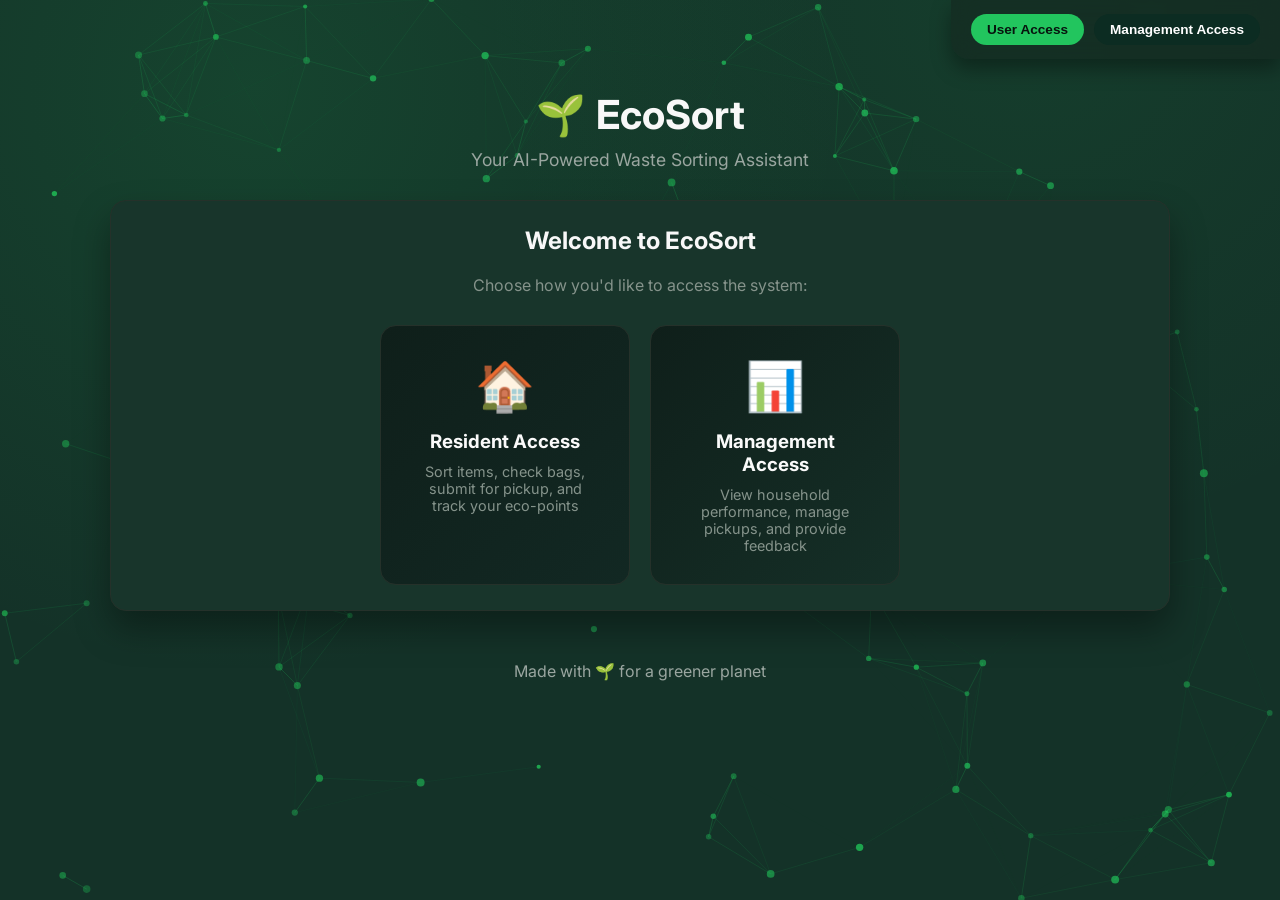
<file: index.html>
<!DOCTYPE html>
<html lang="en">
<head>
    <meta charset="UTF-8">
    <meta name="viewport" content="width=device-width, initial-scale=1.0">
    <title>EcoSort - Waste Sorting Assistant</title>
    <link rel="stylesheet" href="https://fonts.googleapis.com/css2?family=Inter:wght@400;500;600;700;800&display=swap">
    <link rel="stylesheet" href="styles.css">
</head>
<body>
    <canvas id="bgCanvas" aria-hidden="true"></canvas>
    <div class="access-bar">
        <button class="access-btn user-access" id="userAccessBtn">User Access</button>
        <button class="access-btn mgmt-access" id="mgmtAccessBtn">Management Access</button>
    </div>

    <div class="container">
        <header>
            <div class="logo">
                <span class="leaf-icon">&#127793;</span>
                <h1>EcoSort</h1>
            </div>
            <p class="tagline">Your AI-Powered Waste Sorting Assistant</p>
        </header>

        <div id="landingView">
            <section class="welcome-section">
                <h2>Welcome to EcoSort</h2>
                <p>Choose how you'd like to access the system:</p>
                <div class="access-options">
                    <div class="access-card" id="userCardBtn">
                        <div class="access-icon">&#127968;</div>
                        <h3>Resident Access</h3>
                        <p>Sort items, check bags, submit for pickup, and track your eco-points</p>
                    </div>
                    <div class="access-card" id="mgmtCardBtn">
                        <div class="access-icon">&#128202;</div>
                        <h3>Management Access</h3>
                        <p>View household performance, manage pickups, and provide feedback</p>
                    </div>
                </div>
            </section>
        </div>

        <div id="userLoginView" style="display: none;">
            <section class="login-section">
                <h2>Resident Registration</h2>
                <p class="section-subtitle">Enter your details to access your dashboard</p>
                <form id="userLoginForm" class="login-form">
                    <div class="form-group">
                        <label for="userName">Your Name</label>
                        <input type="text" id="userName" placeholder="Enter your name" required>
                    </div>
                    <div class="form-group">
                        <label for="houseNumber">House Number</label>
                        <input type="text" id="houseNumber" placeholder="e.g., 123 or 45A" required>
                    </div>
                    <button type="submit" class="submit-btn">Enter Dashboard</button>
                </form>
                <button class="back-btn" id="userBackBtn">Back</button>
            </section>
        </div>

        <div id="mgmtLoginView" style="display: none;">
            <section class="login-section">
                <h2>Management Login</h2>
                <p class="section-subtitle">Enter your credentials</p>
                <form id="mgmtLoginForm" class="login-form">
                    <div class="form-group">
                        <label for="mgmtId">ID</label>
                        <input type="text" id="mgmtId" placeholder="Enter ID" required>
                    </div>
                    <div class="form-group">
                        <label for="mgmtKey">Key</label>
                        <input type="password" id="mgmtKey" placeholder="Enter Key" required>
                    </div>
                    <button type="submit" class="submit-btn">Login</button>
                    <p class="demo-hint">Management credentials are required.</p>
                </form>
                <button class="back-btn" id="mgmtBackBtn">Back</button>
            </section>
        </div>

        <div id="userDashboard" style="display: none;">
            <section class="user-header">
                <div class="user-info">
                    <h2>Welcome, <span id="userDisplayName">Resident</span>!</h2>
                    <p>House #<span id="userDisplayHouse">123</span></p>
                </div>
                <div class="points-display">
                    <span class="points-value" id="userPoints">0</span>
                    <span class="points-label">Eco-Points</span>
                    <div class="points-impact">
                        <div class="impact-chip">
                            <span class="impact-icon">&#127794;</span>
                            <span class="impact-text"><span id="treeCredits">0</span> trees planted</span>
                        </div>
                        <div class="impact-chip">
                            <span class="impact-icon">&#129365;</span>
                            <span class="impact-text"><span id="farmCredits">0</span> local credits</span>
                        </div>
                        <div class="impact-chip">
                            <span class="impact-icon">&#9851;</span>
                            <span class="impact-text"><span id="co2Credits">0</span> kg CO2</span>
                        </div>
                    </div>
                    <button class="redeem-btn" id="redeemBtn">Redeem</button>
                </div>
                <button class="logout-btn" id="userLogout">Logout</button>
            </section>

            <section class="weekly-summary">
                <h3>This Week's Summary</h3>
                <div class="summary-stats">
                    <div class="summary-stat">
                        <div class="summary-value" id="weeklyBags">0</div>
                        <div class="summary-label">Bags Submitted</div>
                    </div>
                    <div class="summary-stat">
                        <div class="summary-value" id="weeklyScore">--</div>
                        <div class="summary-label">Avg Score</div>
                    </div>
                </div>
                <div class="pickup-schedule">
                    <h4>Pickup Schedule</h4>
                    <div class="schedule-days" id="scheduleDisplay"></div>
                </div>
            </section>

            <div class="feedback-section" id="feedbackSection" style="display: none;">
                <h3>Management Feedback</h3>
                <div id="feedbackList"></div>
            </div>

            <nav class="feature-tabs user-tabs">
                <button class="tab-btn active" data-tab="item-scanner">Item Scanner</button>
                <button class="tab-btn" data-tab="bag-checker">Bag Submission</button>
            </nav>

            <section class="intro">
                <h2>How It Works</h2>
                <div class="steps" id="itemScannerSteps">
                    <div class="step">
                        <div class="step-number">1</div>
                        <p>Upload a photo of your waste item</p>
                    </div>
                    <div class="step">
                        <div class="step-number">2</div>
                        <p>Our AI identifies the item</p>
                    </div>
                    <div class="step">
                        <div class="step-number">3</div>
                        <p>Get the right bin recommendation</p>
                    </div>
                </div>
                <div class="steps" id="bagCheckerSteps" style="display: none;">
                    <div class="step">
                        <div class="step-number">1</div>
                        <p>Upload a photo of your filled bag</p>
                    </div>
                    <div class="step">
                        <div class="step-number">2</div>
                        <p>Select your bag color type</p>
                    </div>
                    <div class="step">
                        <div class="step-number">3</div>
                        <p>Save each score and submit all bags together</p>
                    </div>
                </div>
            </section>

            <section class="upload-section" id="itemScannerSection">
                <h2>Upload Your Item</h2>
                <div class="scanner-login-card" data-scanner-login="item">
                    <h3>AI Scanner Access</h3>
                    <div class="scanner-login-fields">
                        <input type="text" class="scanner-username" placeholder="Scanner username" autocomplete="username">
                        <input type="password" class="scanner-password" placeholder="Scanner password" autocomplete="current-password">
                        <button class="classify-btn scanner-login-btn" type="button">Log In</button>
                    </div>
                    <div class="scanner-login-actions" style="display: none;">
                        <button class="classify-btn scanner-logout-btn" type="button">Log Out</button>
                    </div>
                    <p class="scanner-login-message"></p>
                </div>

                <div class="upload-area" id="dropZone">
                    <div class="upload-content">
                        <div class="upload-icon">&#128247;</div>
                        <p>Drag & drop an image here</p>
                        <p class="or-text">or</p>
                        <label for="fileInput" class="file-label">Add Photo</label>
                        <input type="file" id="fileInput" accept="image/*" capture="environment" hidden>
                    </div>
                    <div class="preview-container" id="previewContainer" style="display: none;">
                        <img id="imagePreview" alt="Preview">
                        <button class="remove-btn" id="removeBtn">&#10005;</button>
                    </div>
                </div>
                <button class="classify-btn" id="classifyBtn" disabled>Classify Item</button>
                <div class="loading" id="loading">
                    <div class="spinner"></div>
                    <p>Analyzing your item...</p>
                </div>
            </section>

            <section class="results-section" id="resultsSection" style="display: none;">
                <h2>Classification Result</h2>
                <div class="result-card" id="resultCard">
                    <div class="bin-icon" id="binIcon"></div>
                    <h3 id="itemName">Plastic Bottle</h3>
                    <div class="bin-recommendation" id="binRecommendation">
                        <span class="bin-label">Place in:</span>
                        <span class="bin-name" id="binName">Recycling</span>
                    </div>
                    <div class="confidence" id="confidenceLabel">Confidence: High</div>
                </div>

                <div class="sustainability-card">
                    <h3>Your Environmental Impact</h3>
                    <div class="impact-stats">
                        <div class="stat">
                            <div class="stat-icon">&#9851;</div>
                            <div class="stat-value" id="wasteSaved">0g</div>
                            <div class="stat-label">Waste Diverted</div>
                        </div>
                        <div class="stat">
                            <div class="stat-icon">&#127811;</div>
                            <div class="stat-value" id="co2Saved">0g</div>
                            <div class="stat-label">CO2 Saved</div>
                        </div>
                        <div class="stat">
                            <div class="stat-icon">&#128176;</div>
                            <div class="stat-value" id="moneySaved">$0.00</div>
                            <div class="stat-label">Money Saved</div>
                        </div>
                    </div>
                </div>

                <button class="new-scan-btn" id="newScanBtn">Scan Another Item</button>
            </section>

            <section class="bag-checker-section" id="bagCheckerSection" style="display: none;">
                <h2>Check Bags for Submission</h2>
                <p class="section-subtitle">Scan each bag, review the score, then submit them together</p>
                <div class="scanner-login-card" data-scanner-login="bag">
                    <h3>AI Scanner Access</h3>
                    <div class="scanner-login-fields">
                        <input type="text" class="scanner-username" placeholder="Scanner username" autocomplete="username">
                        <input type="password" class="scanner-password" placeholder="Scanner password" autocomplete="current-password">
                        <button class="classify-btn scanner-login-btn" type="button">Log In</button>
                    </div>
                    <div class="scanner-login-actions" style="display: none;">
                        <button class="classify-btn scanner-logout-btn" type="button">Log Out</button>
                    </div>
                    <p class="scanner-login-message"></p>
                </div>

                
                <div class="bag-type-selector">
                    <label>Select your bag color:</label>
                    <div class="bag-options">
                        <button class="bag-option active" data-bag="green">
                            <span class="bag-color-dot green"></span>
                            Green (Compost)
                        </button>
                        <button class="bag-option" data-bag="blue">
                            <span class="bag-color-dot blue"></span>
                            Blue (Recycling)
                        </button>
                        <button class="bag-option" data-bag="white">
                            <span class="bag-color-dot white"></span>
                            White (Waste)
                        </button>
                    </div>
                </div>

                <div class="upload-area" id="bagDropZone">
                    <div class="upload-content" id="bagUploadContent">
                        <div class="upload-icon">&#128188;</div>
                        <p>Drag & drop a bag photo here</p>
                        <p class="or-text">or</p>
                        <label for="bagFileInput" class="file-label">Add Photo</label>
                        <input type="file" id="bagFileInput" accept="image/*" capture="environment" hidden>
                    </div>
                    <div class="preview-container" id="bagPreviewContainer" style="display: none;">
                        <img id="bagImagePreview" alt="Bag Preview">
                        <button class="remove-btn" id="bagRemoveBtn">&#10005;</button>
                    </div>
                </div>
                <button class="classify-btn bag-check-btn" id="checkBagBtn" disabled>Check Bag for Submission</button>
                <div class="loading" id="bagLoading">
                    <div class="spinner"></div>
                    <p>Analyzing your bag...</p>
                </div>
            </section>

            <section class="bag-results-section" id="bagResultsSection" style="display: none;">
                <h2>Bag Quality Report</h2>
                
                <div class="score-card" id="scoreCard">
                    <div class="score-circle" id="scoreCircle">
                        <span class="score-value" id="scoreValue">85</span>
                        <span class="score-label">Score</span>
                    </div>
                    <div class="grade-badge" id="gradeBadge">B</div>
                    <div class="verdict" id="verdict">
                        <span class="verdict-icon" id="verdictIcon">&#10004;</span>
                        <span class="verdict-text" id="verdictText">Properly Sorted</span>
                    </div>
                </div>

                <div class="analysis-card">
                    <h3>Items Detected</h3>
                    <div class="items-list" id="itemsDetected"></div>
                </div>

                <div class="issues-card" id="issuesCard" style="display: none;">
                    <h3>Contamination Issues</h3>
                    <ul class="issues-list" id="issuesList"></ul>
                </div>

                <div class="explanation-card">
                    <h3>Analysis</h3>
                    <p id="explanationText"></p>
                </div>

                <div class="suggestions-card" id="suggestionsCard">
                    <h3>Suggestions for Improvement</h3>
                    <ul class="suggestions-list" id="suggestionsList"></ul>
                </div>

                <div class="confidence-notice" id="confidenceNotice">
                    <span class="notice-icon">&#9888;</span>
                    <span id="confidenceText">Confidence: Medium</span>
                </div>

                <div class="limitations-notice">
                    <strong>Limitations:</strong> This analysis uses AI image recognition and may not detect all items. Results are based on generic recycling guidelines.
                </div>

                <button class="new-scan-btn" id="newBagCheckBtn">Save Bag & Scan Next</button>
            </section>
            <section class="bag-queue-section" id="bagQueueSection" style="display: none;">
                <h2>Submission Queue</h2>
                <p class="section-subtitle">Review your scanned bags before final submission.</p>
                <div class="bag-queue-list" id="bagQueueList"></div>
                <button class="classify-btn submit-batch-btn" id="submitBatchBtn" disabled>Submit Bags (0)</button>
            </section>

            <section class="bin-guide">
                <h2>Bin Guide</h2>
                <div class="bins">
                    <div class="bin recycling">
                        <div class="bin-guide-icon">&#9851;</div>
                        <h4>Recycling</h4>
                        <p>Plastics, metals, glass, paper, cardboard</p>
                    </div>
                    <div class="bin compost">
                        <div class="bin-guide-icon">&#127793;</div>
                        <h4>Compost</h4>
                        <p>Food scraps, yard waste, organic matter</p>
                    </div>
                    <div class="bin landfill">
                        <div class="bin-guide-icon">&#128465;</div>
                        <h4>Waste</h4>
                        <p>Non-recyclable items, mixed materials</p>
                    </div>
                    <div class="bin e-waste">
                        <div class="bin-guide-icon">&#128268;</div>
                        <h4>E-Waste</h4>
                        <p>Electronics, batteries, cables</p>
                    </div>
                </div>
            </section>
        </div>

        <div id="mgmtDashboard" style="display: none;">
            <section class="mgmt-header">
                <h2>Management Dashboard</h2>
                <p>PEI Waste Management - Household Overview</p>
                <button class="logout-btn" id="mgmtLogout">Logout</button>
            </section>

            <section class="household-stats">
                <div class="mgmt-stat">
                    <div class="mgmt-stat-value" id="totalHouseholds">0</div>
                    <div class="mgmt-stat-label">Households</div>
                </div>
                <div class="mgmt-stat">
                    <div class="mgmt-stat-value" id="totalBagsSubmitted">0</div>
                    <div class="mgmt-stat-label">Total Bags</div>
                </div>
                <div class="mgmt-stat">
                    <div class="mgmt-stat-value" id="avgOverallScore">--</div>
                    <div class="mgmt-stat-label">Avg Score</div>
                </div>
            </section>

            <section class="households-section">
                <h3>Household Overview</h3>
                <div class="household-grid" id="householdGrid"></div>
                <p class="no-data-msg" id="noHouseholdsMsg">No households registered yet.</p>
            </section>

            <div class="feedback-modal" id="feedbackModal" style="display: none;">
                <div class="modal-content">
                    <h3>Send Feedback to House #<span id="feedbackHouseNum"></span></h3>
                    <form id="feedbackForm">
                        <div class="form-group">
                            <label>Bag Color</label>
                            <div class="bag-options feedback-bag-options">
                                <button type="button" class="bag-option active" data-bag="green">
                                    <span class="bag-color-dot green"></span>
                                    Green
                                </button>
                                <button type="button" class="bag-option" data-bag="blue">
                                    <span class="bag-color-dot blue"></span>
                                    Blue
                                </button>
                                <button type="button" class="bag-option" data-bag="white">
                                    <span class="bag-color-dot white"></span>
                                    White
                                </button>
                            </div>
                        </div>
                        <div class="form-group">
                            <label>Common Reasons</label>
                            <p class="field-hint">Select all that apply.</p>
                            <div class="reason-list" id="feedbackReasonList"></div>
                        </div>
                        <div class="form-group">
                            <label for="feedbackText">Feedback Message</label>
                            <textarea id="feedbackText" rows="3" placeholder="Enter feedback for this household..."></textarea>
                        </div>
                        <div class="form-group">
                            <label for="pointsOverride">Adjusted Points</label>
                            <input type="number" id="pointsOverride" min="0" step="1" placeholder="Enter new adjusted value">
                            <p class="field-hint">Enter new adjusted value.</p>
                        </div>
                        <div class="modal-actions">
                            <button type="button" class="cancel-btn" id="cancelFeedback">Cancel</button>
                            <button type="submit" class="submit-btn">Send Feedback</button>
                        </div>
                    </form>
                </div>
            </div>

            <div class="feedback-confirmation-modal" id="feedbackConfirmationModal" style="display: none;">
                <div class="feedback-confirmation-content">
                    <h3>Feedback Submitted</h3>
                    <p>Your feedback was sent to House #<span id="feedbackConfirmationHouse"></span>.</p>
                    <button class="submit-btn" id="feedbackConfirmationClose">Done</button>
                </div>
            </div>

            <div class="bag-detail-modal" id="bagDetailModal" style="display: none;">
                <div class="bag-detail-content">
                    <button class="modal-close" id="bagDetailClose" aria-label="Close bag details">&times;</button>
                    <div class="bag-detail-header">
                        <div>
                            <h3>Bag Quality Report</h3>
                            <p class="bag-detail-meta">House #<span id="bagDetailHouse"></span> &bull; <span id="bagDetailDate"></span></p>
                        </div>
                        <span class="bag-type-pill" id="bagDetailType"></span>
                    </div>
                    <div class="bag-detail-grid">
                        <div class="bag-detail-photo">
                            <img id="bagDetailImage" alt="Bag photo">
                            <div class="bag-detail-placeholder" id="bagDetailPlaceholder">No photo available</div>
                        </div>
                        <div class="bag-detail-report">
                            <div class="score-card" id="mgmtScoreCard">
                                <div class="score-circle">
                                    <span class="score-value" id="mgmtScoreValue">--</span>
                                    <span class="score-label">Score</span>
                                </div>
                                <div class="grade-badge" id="mgmtGradeBadge">--</div>
                                <div class="verdict" id="mgmtVerdict">
                                    <span class="verdict-icon" id="mgmtVerdictIcon">&#10004;</span>
                                    <span class="verdict-text" id="mgmtVerdictText">Properly Sorted</span>
                                </div>
                            </div>

                            <div class="analysis-card">
                                <h3>Items Detected</h3>
                                <div class="items-list" id="mgmtItemsDetected"></div>
                            </div>

                            <div class="issues-card" id="mgmtIssuesCard" style="display: none;">
                                <h3>Contamination Issues</h3>
                                <ul class="issues-list" id="mgmtIssuesList"></ul>
                            </div>

                            <div class="explanation-card">
                                <h3>Analysis</h3>
                                <p id="mgmtExplanation"></p>
                            </div>

                            <div class="suggestions-card">
                                <h3>Suggestions for Improvement</h3>
                                <ul class="suggestions-list" id="mgmtSuggestionsList"></ul>
                            </div>

                            <div class="confidence-notice" id="mgmtConfidenceNotice">
                                <span class="notice-icon">&#9888;</span>
                                <span id="mgmtConfidenceText"></span>
                            </div>
                        </div>
                    </div>
                </div>
            </div>

            <section class="mgmt-legend">
                <h4>Status Legend</h4>
                <div class="legend-items">
                    <div class="legend-item">
                        <span class="status-badge status-ok">OK</span>
                        <span>Ready for pickup (Score 75+)</span>
                    </div>
                    <div class="legend-item">
                        <span class="status-badge status-review">Review</span>
                        <span>May need attention (Score 60-74)</span>
                    </div>
                    <div class="legend-item">
                        <span class="status-badge status-attention">Attention</span>
                        <span>Needs improvement (Score below 60)</span>
                    </div>
                </div>
                <p class="disclaimer">Note: This system assists decision-making only and does not enforce rules.</p>
            </section>
        </div>

        <div class="redeem-modal" id="redeemModal" style="display: none;">
            <div class="redeem-content">
                <button class="modal-close" id="redeemClose" aria-label="Close rewards">&times;</button>
                <div class="redeem-header">
                    <h3>Redeem Eco-Points</h3>
                    <p>Choose a reward that supports sustainability in your community.</p>
                </div>
                <div class="redeem-balance">Available points: <span id="redeemPoints">0</span></div>
                <div class="redeem-options">
                    <button class="redeem-option" data-reward-id="community_garden" data-cost="400">
                        <div class="redeem-title">Community Garden Donation</div>
                        <p>Help expand local community garden beds.</p>
                        <span class="redeem-cost">400 pts</span>
                    </button>
                    <button class="redeem-option" data-reward-id="tree" data-cost="500">
                        <div class="redeem-title">Plant a Tree</div>
                        <p>Fund local tree planting and habitat restoration.</p>
                        <span class="redeem-cost">500 pts</span>
                    </button>
                    <button class="redeem-option" data-reward-id="bike_tune" data-cost="650">
                        <div class="redeem-title">Bike Tune-Up Credit</div>
                        <p>Support sustainable commuting with a local bike shop.</p>
                        <span class="redeem-cost">650 pts</span>
                    </button>
                    <button class="redeem-option" data-reward-id="farmers_market" data-cost="750">
                        <div class="redeem-title">Farmers Market Gift Card</div>
                        <p>Support local growers with a sustainable food gift card.</p>
                        <span class="redeem-cost">750 pts</span>
                    </button>
                    <button class="redeem-option" data-reward-id="refill_shop" data-cost="900">
                        <div class="redeem-title">Refill Shop Gift Card</div>
                        <p>Stock up on low-waste refills and bulk essentials.</p>
                        <span class="redeem-cost">900 pts</span>
                    </button>
                    <button class="redeem-option" data-reward-id="cavendish" data-cost="1000">
                        <div class="redeem-title">Cavendish Farms Voucher</div>
                        <p>Redeem Canadian-made products from Cavendish Farms.</p>
                        <span class="redeem-cost">1000 pts</span>
                    </button>
                </div>
                <p class="redeem-footnote">Redemptions are processed within 3-5 business days.</p>
            </div>
        </div>

        <div class="celebration-modal" id="celebrationModal" style="display: none;">
            <div class="celebration-content">
                <div class="confetti" id="confetti"></div>
                <h3>Submission Complete!</h3>
                <p class="celebration-subtitle">Nice work keeping things sorted.</p>
                <div class="celebration-total">
                    +<span id="celebrationTotal">0</span> points
                </div>
                <div class="celebration-list" id="celebrationList"></div>
                <button class="submit-btn celebration-dismiss" id="celebrationDismiss">Dismiss</button>
            </div>
        </div>

        <footer>
            <p>Made with &#127793; for a greener planet</p>
        </footer>
    </div>

    <script src="app.js"></script>
</body>
</html>
</file>
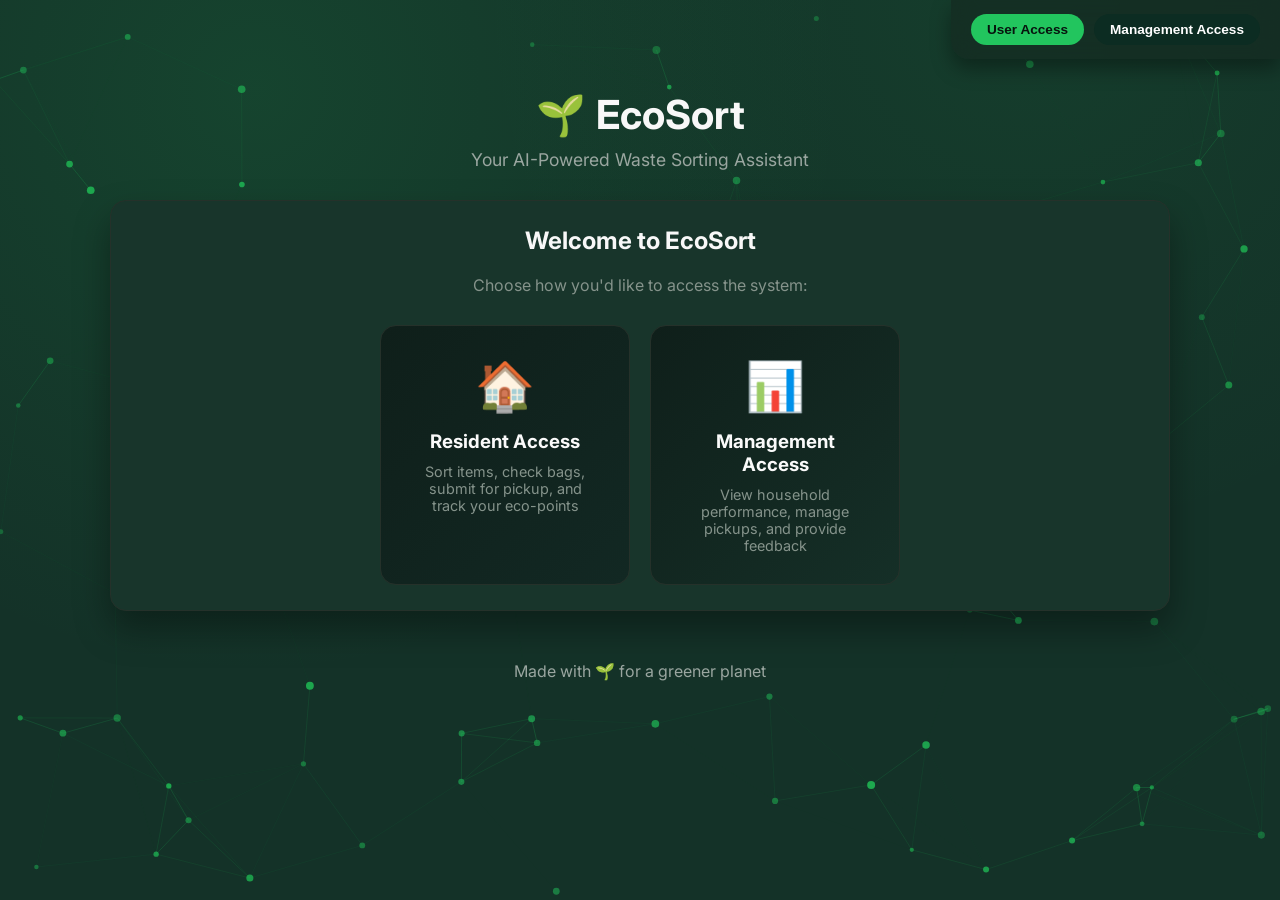
<file: static/index.html>
<!DOCTYPE html>
<html lang="en">
<head>
    <meta charset="UTF-8">
    <meta name="viewport" content="width=device-width, initial-scale=1.0">
    <title>EcoSort - Waste Sorting Assistant</title>
    <link rel="stylesheet" href="https://fonts.googleapis.com/css2?family=Inter:wght@400;500;600;700;800&display=swap">
    <link rel="stylesheet" href="/static/styles.css">
</head>
<body>
    <canvas id="bgCanvas" aria-hidden="true"></canvas>
    <div class="access-bar">
        <button class="access-btn user-access" id="userAccessBtn">User Access</button>
        <button class="access-btn mgmt-access" id="mgmtAccessBtn">Management Access</button>
    </div>

    <div class="container">
        <header>
            <div class="logo">
                <span class="leaf-icon">&#127793;</span>
                <h1>EcoSort</h1>
            </div>
            <p class="tagline">Your AI-Powered Waste Sorting Assistant</p>
        </header>

        <div id="landingView">
            <section class="welcome-section">
                <h2>Welcome to EcoSort</h2>
                <p>Choose how you'd like to access the system:</p>
                <div class="access-options">
                    <div class="access-card" id="userCardBtn">
                        <div class="access-icon">&#127968;</div>
                        <h3>Resident Access</h3>
                        <p>Sort items, check bags, submit for pickup, and track your eco-points</p>
                    </div>
                    <div class="access-card" id="mgmtCardBtn">
                        <div class="access-icon">&#128202;</div>
                        <h3>Management Access</h3>
                        <p>View household performance, manage pickups, and provide feedback</p>
                    </div>
                </div>
            </section>
        </div>

        <div id="userLoginView" style="display: none;">
            <section class="login-section">
                <h2>Resident Registration</h2>
                <p class="section-subtitle">Enter your details to access your dashboard</p>
                <form id="userLoginForm" class="login-form">
                    <div class="form-group">
                        <label for="userName">Your Name</label>
                        <input type="text" id="userName" placeholder="Enter your name" required>
                    </div>
                    <div class="form-group">
                        <label for="houseNumber">House Number</label>
                        <input type="text" id="houseNumber" placeholder="e.g., 123 or 45A" required>
                    </div>
                    <button type="submit" class="submit-btn">Enter Dashboard</button>
                </form>
                <button class="back-btn" id="userBackBtn">Back</button>
            </section>
        </div>

        <div id="mgmtLoginView" style="display: none;">
            <section class="login-section">
                <h2>Management Login</h2>
                <p class="section-subtitle">Enter your credentials</p>
                <form id="mgmtLoginForm" class="login-form">
                    <div class="form-group">
                        <label for="mgmtId">ID</label>
                        <input type="text" id="mgmtId" placeholder="Enter ID" required>
                    </div>
                    <div class="form-group">
                        <label for="mgmtKey">Key</label>
                        <input type="password" id="mgmtKey" placeholder="Enter Key" required>
                    </div>
                    <button type="submit" class="submit-btn">Login</button>
                    <p class="demo-hint">Management credentials are required.</p>
                </form>
                <button class="back-btn" id="mgmtBackBtn">Back</button>
            </section>
        </div>

        <div id="userDashboard" style="display: none;">
            <section class="user-header">
                <div class="user-info">
                    <h2>Welcome, <span id="userDisplayName">Resident</span>!</h2>
                    <p>House #<span id="userDisplayHouse">123</span></p>
                </div>
                <div class="points-display">
                    <span class="points-value" id="userPoints">0</span>
                    <span class="points-label">Eco-Points</span>
                    <div class="points-impact">
                        <div class="impact-chip">
                            <span class="impact-icon">&#127794;</span>
                            <span class="impact-text"><span id="treeCredits">0</span> trees planted</span>
                        </div>
                        <div class="impact-chip">
                            <span class="impact-icon">&#129365;</span>
                            <span class="impact-text"><span id="farmCredits">0</span> local credits</span>
                        </div>
                        <div class="impact-chip">
                            <span class="impact-icon">&#9851;</span>
                            <span class="impact-text"><span id="co2Credits">0</span> kg CO2</span>
                        </div>
                    </div>
                    <button class="redeem-btn" id="redeemBtn">Redeem</button>
                </div>
                <button class="logout-btn" id="userLogout">Logout</button>
            </section>

            <section class="weekly-summary">
                <h3>This Week's Summary</h3>
                <div class="summary-stats">
                    <div class="summary-stat">
                        <div class="summary-value" id="weeklyBags">0</div>
                        <div class="summary-label">Bags Submitted</div>
                    </div>
                    <div class="summary-stat">
                        <div class="summary-value" id="weeklyScore">--</div>
                        <div class="summary-label">Avg Score</div>
                    </div>
                </div>
                <div class="pickup-schedule">
                    <h4>Pickup Schedule</h4>
                    <div class="schedule-days" id="scheduleDisplay"></div>
                </div>
            </section>

            <div class="feedback-section" id="feedbackSection" style="display: none;">
                <h3>Management Feedback</h3>
                <div id="feedbackList"></div>
            </div>

            <nav class="feature-tabs user-tabs">
                <button class="tab-btn active" data-tab="item-scanner">Item Scanner</button>
                <button class="tab-btn" data-tab="bag-checker">Bag Submission</button>
            </nav>

            <section class="intro">
                <h2>How It Works</h2>
                <div class="steps" id="itemScannerSteps">
                    <div class="step">
                        <div class="step-number">1</div>
                        <p>Upload a photo of your waste item</p>
                    </div>
                    <div class="step">
                        <div class="step-number">2</div>
                        <p>Our AI identifies the item</p>
                    </div>
                    <div class="step">
                        <div class="step-number">3</div>
                        <p>Get the right bin recommendation</p>
                    </div>
                </div>
                <div class="steps" id="bagCheckerSteps" style="display: none;">
                    <div class="step">
                        <div class="step-number">1</div>
                        <p>Upload a photo of your filled bag</p>
                    </div>
                    <div class="step">
                        <div class="step-number">2</div>
                        <p>Select your bag color type</p>
                    </div>
                    <div class="step">
                        <div class="step-number">3</div>
                        <p>Save each score and submit all bags together</p>
                    </div>
                </div>
            </section>

            <section class="upload-section" id="itemScannerSection">
                <h2>Upload Your Item</h2>
                <div class="scanner-login-card" data-scanner-login="item">
                    <h3>AI Scanner Access</h3>
                    <div class="scanner-login-fields">
                        <input type="text" class="scanner-username" placeholder="Scanner username" autocomplete="username">
                        <input type="password" class="scanner-password" placeholder="Scanner password" autocomplete="current-password">
                        <button class="classify-btn scanner-login-btn" type="button">Log In</button>
                    </div>
                    <div class="scanner-login-actions" style="display: none;">
                        <button class="classify-btn scanner-logout-btn" type="button">Log Out</button>
                    </div>
                    <p class="scanner-login-message"></p>
                </div>

                <div class="upload-area" id="dropZone">
                    <div class="upload-content">
                        <div class="upload-icon">&#128247;</div>
                        <p>Drag & drop an image here</p>
                        <p class="or-text">or</p>
                        <label for="fileInput" class="file-label">Add Photo</label>
                        <input type="file" id="fileInput" accept="image/*" capture="environment" hidden>
                    </div>
                    <div class="preview-container" id="previewContainer" style="display: none;">
                        <img id="imagePreview" alt="Preview">
                        <button class="remove-btn" id="removeBtn">&#10005;</button>
                    </div>
                </div>
                <button class="classify-btn" id="classifyBtn" disabled>Classify Item</button>
                <div class="loading" id="loading">
                    <div class="spinner"></div>
                    <p>Analyzing your item...</p>
                </div>
            </section>

            <section class="results-section" id="resultsSection" style="display: none;">
                <h2>Classification Result</h2>
                <div class="result-card" id="resultCard">
                    <div class="bin-icon" id="binIcon"></div>
                    <h3 id="itemName">Plastic Bottle</h3>
                    <div class="bin-recommendation" id="binRecommendation">
                        <span class="bin-label">Place in:</span>
                        <span class="bin-name" id="binName">Recycling</span>
                    </div>
                    <div class="confidence" id="confidenceLabel">Confidence: High</div>
                </div>

                <div class="sustainability-card">
                    <h3>Your Environmental Impact</h3>
                    <div class="impact-stats">
                        <div class="stat">
                            <div class="stat-icon">&#9851;</div>
                            <div class="stat-value" id="wasteSaved">0g</div>
                            <div class="stat-label">Waste Diverted</div>
                        </div>
                        <div class="stat">
                            <div class="stat-icon">&#127811;</div>
                            <div class="stat-value" id="co2Saved">0g</div>
                            <div class="stat-label">CO2 Saved</div>
                        </div>
                        <div class="stat">
                            <div class="stat-icon">&#128176;</div>
                            <div class="stat-value" id="moneySaved">$0.00</div>
                            <div class="stat-label">Money Saved</div>
                        </div>
                    </div>
                </div>

                <button class="new-scan-btn" id="newScanBtn">Scan Another Item</button>
            </section>

            <section class="bag-checker-section" id="bagCheckerSection" style="display: none;">
                <h2>Check Bags for Submission</h2>
                <p class="section-subtitle">Scan each bag, review the score, then submit them together</p>
                <div class="scanner-login-card" data-scanner-login="bag">
                    <h3>AI Scanner Access</h3>
                    <div class="scanner-login-fields">
                        <input type="text" class="scanner-username" placeholder="Scanner username" autocomplete="username">
                        <input type="password" class="scanner-password" placeholder="Scanner password" autocomplete="current-password">
                        <button class="classify-btn scanner-login-btn" type="button">Log In</button>
                    </div>
                    <div class="scanner-login-actions" style="display: none;">
                        <button class="classify-btn scanner-logout-btn" type="button">Log Out</button>
                    </div>
                    <p class="scanner-login-message"></p>
                </div>

                
                <div class="bag-type-selector">
                    <label>Select your bag color:</label>
                    <div class="bag-options">
                        <button class="bag-option active" data-bag="green">
                            <span class="bag-color-dot green"></span>
                            Green (Compost)
                        </button>
                        <button class="bag-option" data-bag="blue">
                            <span class="bag-color-dot blue"></span>
                            Blue (Recycling)
                        </button>
                        <button class="bag-option" data-bag="white">
                            <span class="bag-color-dot white"></span>
                            White (Waste)
                        </button>
                    </div>
                </div>

                <div class="upload-area" id="bagDropZone">
                    <div class="upload-content" id="bagUploadContent">
                        <div class="upload-icon">&#128188;</div>
                        <p>Drag & drop a bag photo here</p>
                        <p class="or-text">or</p>
                        <label for="bagFileInput" class="file-label">Add Photo</label>
                        <input type="file" id="bagFileInput" accept="image/*" capture="environment" hidden>
                    </div>
                    <div class="preview-container" id="bagPreviewContainer" style="display: none;">
                        <img id="bagImagePreview" alt="Bag Preview">
                        <button class="remove-btn" id="bagRemoveBtn">&#10005;</button>
                    </div>
                </div>
                <button class="classify-btn bag-check-btn" id="checkBagBtn" disabled>Check Bag for Submission</button>
                <div class="loading" id="bagLoading">
                    <div class="spinner"></div>
                    <p>Analyzing your bag...</p>
                </div>
            </section>

            <section class="bag-results-section" id="bagResultsSection" style="display: none;">
                <h2>Bag Quality Report</h2>
                
                <div class="score-card" id="scoreCard">
                    <div class="score-circle" id="scoreCircle">
                        <span class="score-value" id="scoreValue">85</span>
                        <span class="score-label">Score</span>
                    </div>
                    <div class="grade-badge" id="gradeBadge">B</div>
                    <div class="verdict" id="verdict">
                        <span class="verdict-icon" id="verdictIcon">&#10004;</span>
                        <span class="verdict-text" id="verdictText">Properly Sorted</span>
                    </div>
                </div>

                <div class="analysis-card">
                    <h3>Items Detected</h3>
                    <div class="items-list" id="itemsDetected"></div>
                </div>

                <div class="issues-card" id="issuesCard" style="display: none;">
                    <h3>Contamination Issues</h3>
                    <ul class="issues-list" id="issuesList"></ul>
                </div>

                <div class="explanation-card">
                    <h3>Analysis</h3>
                    <p id="explanationText"></p>
                </div>

                <div class="suggestions-card" id="suggestionsCard">
                    <h3>Suggestions for Improvement</h3>
                    <ul class="suggestions-list" id="suggestionsList"></ul>
                </div>

                <div class="confidence-notice" id="confidenceNotice">
                    <span class="notice-icon">&#9888;</span>
                    <span id="confidenceText">Confidence: Medium</span>
                </div>

                <div class="limitations-notice">
                    <strong>Limitations:</strong> This analysis uses AI image recognition and may not detect all items. Results are based on generic recycling guidelines.
                </div>

                <button class="new-scan-btn" id="newBagCheckBtn">Save Bag & Scan Next</button>
            </section>
            <section class="bag-queue-section" id="bagQueueSection" style="display: none;">
                <h2>Submission Queue</h2>
                <p class="section-subtitle">Review your scanned bags before final submission.</p>
                <div class="bag-queue-list" id="bagQueueList"></div>
                <button class="classify-btn submit-batch-btn" id="submitBatchBtn" disabled>Submit Bags (0)</button>
            </section>

            <section class="bin-guide">
                <h2>Bin Guide</h2>
                <div class="bins">
                    <div class="bin recycling">
                        <div class="bin-guide-icon">&#9851;</div>
                        <h4>Recycling</h4>
                        <p>Plastics, metals, glass, paper, cardboard</p>
                    </div>
                    <div class="bin compost">
                        <div class="bin-guide-icon">&#127793;</div>
                        <h4>Compost</h4>
                        <p>Food scraps, yard waste, organic matter</p>
                    </div>
                    <div class="bin landfill">
                        <div class="bin-guide-icon">&#128465;</div>
                        <h4>Waste</h4>
                        <p>Non-recyclable items, mixed materials</p>
                    </div>
                    <div class="bin e-waste">
                        <div class="bin-guide-icon">&#128268;</div>
                        <h4>E-Waste</h4>
                        <p>Electronics, batteries, cables</p>
                    </div>
                </div>
            </section>
        </div>

        <div id="mgmtDashboard" style="display: none;">
            <section class="mgmt-header">
                <h2>Management Dashboard</h2>
                <p>PEI Waste Management - Household Overview</p>
                <button class="logout-btn" id="mgmtLogout">Logout</button>
            </section>

            <section class="household-stats">
                <div class="mgmt-stat">
                    <div class="mgmt-stat-value" id="totalHouseholds">0</div>
                    <div class="mgmt-stat-label">Households</div>
                </div>
                <div class="mgmt-stat">
                    <div class="mgmt-stat-value" id="totalBagsSubmitted">0</div>
                    <div class="mgmt-stat-label">Total Bags</div>
                </div>
                <div class="mgmt-stat">
                    <div class="mgmt-stat-value" id="avgOverallScore">--</div>
                    <div class="mgmt-stat-label">Avg Score</div>
                </div>
            </section>

            <section class="households-section">
                <h3>Household Overview</h3>
                <div class="household-grid" id="householdGrid"></div>
                <p class="no-data-msg" id="noHouseholdsMsg">No households registered yet.</p>
            </section>

            <div class="feedback-modal" id="feedbackModal" style="display: none;">
                <div class="modal-content">
                    <h3>Send Feedback to House #<span id="feedbackHouseNum"></span></h3>
                    <form id="feedbackForm">
                        <div class="form-group">
                            <label>Bag Color</label>
                            <div class="bag-options feedback-bag-options">
                                <button type="button" class="bag-option active" data-bag="green">
                                    <span class="bag-color-dot green"></span>
                                    Green
                                </button>
                                <button type="button" class="bag-option" data-bag="blue">
                                    <span class="bag-color-dot blue"></span>
                                    Blue
                                </button>
                                <button type="button" class="bag-option" data-bag="white">
                                    <span class="bag-color-dot white"></span>
                                    White
                                </button>
                            </div>
                        </div>
                        <div class="form-group">
                            <label>Common Reasons</label>
                            <p class="field-hint">Select all that apply.</p>
                            <div class="reason-list" id="feedbackReasonList"></div>
                        </div>
                        <div class="form-group">
                            <label for="feedbackText">Feedback Message</label>
                            <textarea id="feedbackText" rows="3" placeholder="Enter feedback for this household..."></textarea>
                        </div>
                        <div class="form-group">
                            <label for="pointsOverride">Adjusted Points</label>
                            <input type="number" id="pointsOverride" min="0" step="1" placeholder="Enter new adjusted value">
                            <p class="field-hint">Enter new adjusted value.</p>
                        </div>
                        <div class="modal-actions">
                            <button type="button" class="cancel-btn" id="cancelFeedback">Cancel</button>
                            <button type="submit" class="submit-btn">Send Feedback</button>
                        </div>
                    </form>
                </div>
            </div>

            <div class="feedback-confirmation-modal" id="feedbackConfirmationModal" style="display: none;">
                <div class="feedback-confirmation-content">
                    <h3>Feedback Submitted</h3>
                    <p>Your feedback was sent to House #<span id="feedbackConfirmationHouse"></span>.</p>
                    <button class="submit-btn" id="feedbackConfirmationClose">Done</button>
                </div>
            </div>

            <div class="bag-detail-modal" id="bagDetailModal" style="display: none;">
                <div class="bag-detail-content">
                    <button class="modal-close" id="bagDetailClose" aria-label="Close bag details">&times;</button>
                    <div class="bag-detail-header">
                        <div>
                            <h3>Bag Quality Report</h3>
                            <p class="bag-detail-meta">House #<span id="bagDetailHouse"></span> &bull; <span id="bagDetailDate"></span></p>
                        </div>
                        <span class="bag-type-pill" id="bagDetailType"></span>
                    </div>
                    <div class="bag-detail-grid">
                        <div class="bag-detail-photo">
                            <img id="bagDetailImage" alt="Bag photo">
                            <div class="bag-detail-placeholder" id="bagDetailPlaceholder">No photo available</div>
                        </div>
                        <div class="bag-detail-report">
                            <div class="score-card" id="mgmtScoreCard">
                                <div class="score-circle">
                                    <span class="score-value" id="mgmtScoreValue">--</span>
                                    <span class="score-label">Score</span>
                                </div>
                                <div class="grade-badge" id="mgmtGradeBadge">--</div>
                                <div class="verdict" id="mgmtVerdict">
                                    <span class="verdict-icon" id="mgmtVerdictIcon">&#10004;</span>
                                    <span class="verdict-text" id="mgmtVerdictText">Properly Sorted</span>
                                </div>
                            </div>

                            <div class="analysis-card">
                                <h3>Items Detected</h3>
                                <div class="items-list" id="mgmtItemsDetected"></div>
                            </div>

                            <div class="issues-card" id="mgmtIssuesCard" style="display: none;">
                                <h3>Contamination Issues</h3>
                                <ul class="issues-list" id="mgmtIssuesList"></ul>
                            </div>

                            <div class="explanation-card">
                                <h3>Analysis</h3>
                                <p id="mgmtExplanation"></p>
                            </div>

                            <div class="suggestions-card">
                                <h3>Suggestions for Improvement</h3>
                                <ul class="suggestions-list" id="mgmtSuggestionsList"></ul>
                            </div>

                            <div class="confidence-notice" id="mgmtConfidenceNotice">
                                <span class="notice-icon">&#9888;</span>
                                <span id="mgmtConfidenceText"></span>
                            </div>
                        </div>
                    </div>
                </div>
            </div>

            <section class="mgmt-legend">
                <h4>Status Legend</h4>
                <div class="legend-items">
                    <div class="legend-item">
                        <span class="status-badge status-ok">OK</span>
                        <span>Ready for pickup (Score 75+)</span>
                    </div>
                    <div class="legend-item">
                        <span class="status-badge status-review">Review</span>
                        <span>May need attention (Score 60-74)</span>
                    </div>
                    <div class="legend-item">
                        <span class="status-badge status-attention">Attention</span>
                        <span>Needs improvement (Score below 60)</span>
                    </div>
                </div>
                <p class="disclaimer">Note: This system assists decision-making only and does not enforce rules.</p>
            </section>
        </div>

        <div class="redeem-modal" id="redeemModal" style="display: none;">
            <div class="redeem-content">
                <button class="modal-close" id="redeemClose" aria-label="Close rewards">&times;</button>
                <div class="redeem-header">
                    <h3>Redeem Eco-Points</h3>
                    <p>Choose a reward that supports sustainability in your community.</p>
                </div>
                <div class="redeem-balance">Available points: <span id="redeemPoints">0</span></div>
                <div class="redeem-options">
                    <button class="redeem-option" data-reward-id="community_garden" data-cost="400">
                        <div class="redeem-title">Community Garden Donation</div>
                        <p>Help expand local community garden beds.</p>
                        <span class="redeem-cost">400 pts</span>
                    </button>
                    <button class="redeem-option" data-reward-id="tree" data-cost="500">
                        <div class="redeem-title">Plant a Tree</div>
                        <p>Fund local tree planting and habitat restoration.</p>
                        <span class="redeem-cost">500 pts</span>
                    </button>
                    <button class="redeem-option" data-reward-id="bike_tune" data-cost="650">
                        <div class="redeem-title">Bike Tune-Up Credit</div>
                        <p>Support sustainable commuting with a local bike shop.</p>
                        <span class="redeem-cost">650 pts</span>
                    </button>
                    <button class="redeem-option" data-reward-id="farmers_market" data-cost="750">
                        <div class="redeem-title">Farmers Market Gift Card</div>
                        <p>Support local growers with a sustainable food gift card.</p>
                        <span class="redeem-cost">750 pts</span>
                    </button>
                    <button class="redeem-option" data-reward-id="refill_shop" data-cost="900">
                        <div class="redeem-title">Refill Shop Gift Card</div>
                        <p>Stock up on low-waste refills and bulk essentials.</p>
                        <span class="redeem-cost">900 pts</span>
                    </button>
                    <button class="redeem-option" data-reward-id="cavendish" data-cost="1000">
                        <div class="redeem-title">Cavendish Farms Voucher</div>
                        <p>Redeem Canadian-made products from Cavendish Farms.</p>
                        <span class="redeem-cost">1000 pts</span>
                    </button>
                </div>
                <p class="redeem-footnote">Redemptions are processed within 3-5 business days.</p>
            </div>
        </div>

        <div class="celebration-modal" id="celebrationModal" style="display: none;">
            <div class="celebration-content">
                <div class="confetti" id="confetti"></div>
                <h3>Submission Complete!</h3>
                <p class="celebration-subtitle">Nice work keeping things sorted.</p>
                <div class="celebration-total">
                    +<span id="celebrationTotal">0</span> points
                </div>
                <div class="celebration-list" id="celebrationList"></div>
                <button class="submit-btn celebration-dismiss" id="celebrationDismiss">Dismiss</button>
            </div>
        </div>

        <footer>
            <p>Made with &#127793; for a greener planet</p>
        </footer>
    </div>

    <script src="/static/app.js"></script>
</body>
</html>
</file>
<file: styles.css>
* {
    margin: 0;
    padding: 0;
    box-sizing: border-box;
}

:root {
    --background: oklch(0.16 0.015 160);
    --foreground: oklch(0.98 0 0);
    --card: oklch(0.2 0.02 160);
    --card-foreground: oklch(0.98 0 0);
    --popover: oklch(0.15 0.015 160);
    --popover-foreground: oklch(0.98 0 0);
    --primary: oklch(0.75 0.18 145);
    --primary-foreground: oklch(0.12 0.01 160);
    --secondary: oklch(0.24 0.02 160);
    --secondary-foreground: oklch(0.98 0 0);
    --muted: oklch(0.24 0.02 160);
    --muted-foreground: oklch(0.65 0.02 160);
    --accent: oklch(0.2 0.02 160);
    --accent-foreground: oklch(0.98 0 0);
    --destructive: oklch(0.577 0.245 27.325);
    --destructive-foreground: oklch(0.98 0 0);
    --border: oklch(0.3 0.02 160);
    --input: oklch(0.3 0.02 160);
    --ring: oklch(0.75 0.18 145);
    --radius: 0.625rem;
    --sidebar: oklch(0.985 0 0);
    --sidebar-foreground: oklch(0.145 0 0);
    --sidebar-primary: oklch(0.205 0 0);
    --sidebar-primary-foreground: oklch(0.985 0 0);
    --sidebar-accent: oklch(0.97 0 0);
    --sidebar-accent-foreground: oklch(0.205 0 0);
    --sidebar-border: oklch(0.922 0 0);
    --sidebar-ring: oklch(0.708 0 0);
    --recycling-color: #2D9CDB;
    --compost-color: #22C55E;
    --landfill-color: #6B7280;
    --ewaste-color: #E4572E;
    --primary-green: #22C55E;
    --light-green: #34D399;
    --bg-color: #143228;
    --card-bg: #18352B;
    --text-dark: #FAFAFA;
    --text-light: #9AA6A0;
    --shadow-soft: 0 18px 35px rgba(0, 0, 0, 0.35);
    --shadow-tight: 0 8px 18px rgba(0, 0, 0, 0.4);
}

.dark {
    --background: oklch(0.145 0 0);
    --foreground: oklch(0.985 0 0);
    --card: oklch(0.145 0 0);
    --card-foreground: oklch(0.985 0 0);
    --popover: oklch(0.145 0 0);
    --popover-foreground: oklch(0.985 0 0);
    --primary: oklch(0.985 0 0);
    --primary-foreground: oklch(0.205 0 0);
    --secondary: oklch(0.269 0 0);
    --secondary-foreground: oklch(0.985 0 0);
    --muted: oklch(0.269 0 0);
    --muted-foreground: oklch(0.708 0 0);
    --accent: oklch(0.269 0 0);
    --accent-foreground: oklch(0.985 0 0);
    --destructive: oklch(0.396 0.141 25.723);
    --destructive-foreground: oklch(0.637 0.237 25.331);
    --border: oklch(0.269 0 0);
    --input: oklch(0.269 0 0);
    --ring: oklch(0.439 0 0);
    --chart-1: oklch(0.488 0.243 264.376);
    --chart-2: oklch(0.696 0.17 162.48);
    --chart-3: oklch(0.769 0.188 70.08);
    --chart-4: oklch(0.627 0.265 303.9);
    --chart-5: oklch(0.645 0.246 16.439);
    --sidebar: oklch(0.205 0 0);
    --sidebar-foreground: oklch(0.985 0 0);
    --sidebar-primary: oklch(0.488 0.243 264.376);
    --sidebar-primary-foreground: oklch(0.985 0 0);
    --sidebar-accent: oklch(0.269 0 0);
    --sidebar-accent-foreground: oklch(0.985 0 0);
    --sidebar-border: oklch(0.269 0 0);
    --sidebar-ring: oklch(0.439 0 0);
}

body {
    font-family: "Inter", "Segoe UI", sans-serif;
    background:
        radial-gradient(circle at 20% 10%, rgba(34, 197, 94, 0.12), transparent 45%),
        radial-gradient(circle at 80% 0%, rgba(34, 197, 94, 0.08), transparent 40%),
        var(--bg-color);
    min-height: 100vh;
    color: var(--foreground);
}

#bgCanvas {
    position: fixed;
    inset: 0;
    width: 100%;
    height: 100%;
    z-index: 0;
    pointer-events: none;
}

.access-bar {
    position: fixed;
    top: 0;
    right: 0;
    padding: 14px 20px;
    display: flex;
    gap: 10px;
    z-index: 1000;
    background: rgba(20, 42, 34, 0.7);
    border-bottom-left-radius: 18px;
    box-shadow: 0 10px 20px rgba(0, 0, 0, 0.35);
    backdrop-filter: blur(12px);
    z-index: 2;
}

.access-btn {
    padding: 8px 16px;
    border: none;
    border-radius: 20px;
    font-size: 0.85rem;
    font-weight: 600;
    cursor: pointer;
    transition: all 0.3s ease;
}

.access-btn.user-access {
    background: var(--primary-green);
    color: #07130e;
}

.access-btn.mgmt-access {
    background: #0C2C22;
    color: white;
}

.access-btn:hover {
    transform: translateY(-2px);
    box-shadow: 0 4px 10px rgba(0,0,0,0.2);
}

.container {
    position: relative;
    z-index: 1;
    max-width: 1100px;
    margin: 0 auto;
    padding: 20px;
    padding-top: 60px;
}

header {
    text-align: center;
    padding: 30px 0;
}

.logo {
    display: flex;
    align-items: center;
    justify-content: center;
    gap: 10px;
}

.leaf-icon {
    font-size: 2.5rem;
}

h1 {
    font-size: 2.5rem;
    color: var(--foreground);
}

.tagline {
    color: var(--text-light);
    margin-top: 10px;
    font-size: 1.1rem;
}

section {
    background: var(--card-bg);
    border-radius: 16px;
    padding: 25px;
    margin-bottom: 20px;
    border: 1px solid var(--border);
    box-shadow: var(--shadow-soft);
    animation: fadeUp 0.5s ease both;
}

h2 {
    color: var(--foreground);
    margin-bottom: 20px;
    text-align: center;
}

.welcome-section {
    text-align: center;
}

.welcome-section p {
    color: var(--muted-foreground);
    margin-bottom: 30px;
}

.access-options {
    display: flex;
    gap: 20px;
    justify-content: center;
    flex-wrap: wrap;
}

.access-card {
    background: linear-gradient(135deg, #0F1F1A, #122823);
    padding: 30px;
    border-radius: 16px;
    border: 1px solid var(--border);
    cursor: pointer;
    transition: all 0.3s ease;
    flex: 1;
    max-width: 250px;
    min-width: 200px;
}

.access-card:hover {
    transform: translateY(-5px);
    box-shadow: var(--shadow-tight);
    border-color: var(--primary-green);
}

.access-card:last-child {
    background: linear-gradient(135deg, #0F1F1A, #152F27);
}

.access-icon {
    font-size: 3rem;
    margin-bottom: 15px;
}

.access-card h3 {
    color: var(--text-dark);
    margin-bottom: 10px;
}

.access-card p {
    font-size: 0.9rem;
    color: var(--muted-foreground);
    margin-bottom: 0;
}

.login-section {
    max-width: 400px;
    margin: 0 auto;
}

.login-form {
    display: flex;
    flex-direction: column;
    gap: 20px;
}

.form-group {
    display: flex;
    flex-direction: column;
    gap: 8px;
}

.form-group label {
    font-weight: 600;
    color: var(--foreground);
}

.form-group input,
.form-group textarea,
.form-group select {
    padding: 12px 16px;
    border: 2px solid var(--border);
    border-radius: 10px;
    font-size: 1rem;
    transition: border-color 0.3s ease;
    background: #0B1713;
    color: var(--foreground);
}

.form-group input:focus,
.form-group textarea:focus,
.form-group select:focus {
    outline: none;
    border-color: var(--primary-green);
}

.submit-btn {
    padding: 15px;
    background: var(--primary-green);
    color: #07130e;
    border: none;
    border-radius: 30px;
    font-size: 1.1rem;
    font-weight: 600;
    cursor: pointer;
    transition: all 0.3s ease;
}

.submit-btn:hover {
    background: #36E178;
}

.back-btn {
    margin-top: 15px;
    padding: 10px 20px;
    background: #0B1713;
    border: 2px solid var(--border);
    border-radius: 20px;
    cursor: pointer;
    color: var(--muted-foreground);
    transition: all 0.3s ease;
}

.back-btn:hover {
    border-color: var(--primary-green);
    color: var(--primary-green);
}

.demo-hint {
    text-align: center;
    color: var(--muted-foreground);
    font-size: 0.85rem;
    margin-top: 10px;
}

.user-header {
    display: flex;
    align-items: center;
    justify-content: space-between;
    flex-wrap: wrap;
    gap: 20px;
    background: linear-gradient(135deg, #0E241C, #123227);
    color: var(--foreground);
}

.user-header h2 {
    color: var(--foreground);
    margin-bottom: 5px;
    text-align: left;
}

.user-header p {
    opacity: 0.9;
}

.points-display {
    text-align: center;
    background: rgba(15, 31, 26, 0.6);
    padding: 15px 25px;
    border-radius: 12px;
    border: 1px solid rgba(34, 197, 94, 0.2);
    display: flex;
    flex-direction: column;
    align-items: center;
    gap: 6px;
}

.points-value {
    display: block;
    font-size: 2rem;
    font-weight: bold;
}

.points-label {
    font-size: 0.85rem;
    opacity: 0.9;
}

.points-impact {
    display: flex;
    flex-wrap: wrap;
    gap: 6px;
    justify-content: center;
}

.impact-chip {
    display: inline-flex;
    align-items: center;
    gap: 6px;
    padding: 4px 10px;
    border-radius: 999px;
    background: rgba(34, 197, 94, 0.12);
    font-size: 0.75rem;
    color: var(--foreground);
}

.impact-icon {
    font-size: 0.9rem;
}

.redeem-btn {
    padding: 6px 16px;
    border-radius: 18px;
    border: none;
    background: var(--primary-green);
    color: #07130e;
    font-weight: 600;
    font-size: 0.85rem;
    cursor: pointer;
    transition: transform 0.2s ease, box-shadow 0.2s ease;
}

.redeem-btn:hover {
    transform: translateY(-1px);
    box-shadow: 0 6px 14px rgba(0, 0, 0, 0.25);
}

.logout-btn {
    padding: 8px 20px;
    background: rgba(15, 31, 26, 0.6);
    border: 2px solid rgba(255,255,255,0.2);
    border-radius: 20px;
    color: var(--foreground);
    cursor: pointer;
    transition: all 0.3s ease;
}

.logout-btn:hover {
    background: rgba(34, 197, 94, 0.2);
    border-color: var(--primary-green);
}

.weekly-summary {
    background: linear-gradient(135deg, #152F26, #1A3B2F);
}

.weekly-summary h3 {
    color: var(--foreground);
    text-align: center;
    margin-bottom: 20px;
}

.summary-stats {
    display: flex;
    justify-content: center;
    gap: 30px;
    margin-bottom: 25px;
}

.summary-stat {
    text-align: center;
}

.summary-value {
    font-size: 2rem;
    font-weight: bold;
    color: var(--primary-green);
}

.summary-label {
    font-size: 0.85rem;
    color: var(--muted-foreground);
}

.pickup-schedule h4 {
    text-align: center;
    color: var(--foreground);
    margin-bottom: 15px;
}

.schedule-days {
    display: flex;
    justify-content: center;
    gap: 10px;
    flex-wrap: wrap;
}

.schedule-day {
    text-align: center;
}

.day-name {
    display: block;
    font-size: 0.8rem;
    color: var(--muted-foreground);
    margin-bottom: 5px;
}

.day-bag {
    display: block;
    padding: 5px 12px;
    border-radius: 15px;
    color: white;
    font-size: 0.75rem;
    font-weight: 600;
}

.feedback-section {
    background: rgba(34, 197, 94, 0.08);
    border-left: 4px solid rgba(34, 197, 94, 0.6);
}

.feedback-section h3 {
    color: var(--primary-green);
    margin-bottom: 15px;
}

.feedback-item {
    background: #0B1713;
    padding: 12px;
    border-radius: 8px;
    margin-bottom: 10px;
    border: 1px solid var(--border);
}

.feedback-item p {
    margin-bottom: 5px;
}

.feedback-tags {
    display: flex;
    flex-wrap: wrap;
    gap: 6px;
    margin: 8px 0;
}

.feedback-tag {
    display: inline-flex;
    align-items: center;
    gap: 4px;
    padding: 4px 10px;
    border-radius: 999px;
    background: rgba(34, 197, 94, 0.14);
    font-size: 0.75rem;
    color: var(--foreground);
}

.feedback-tag.type-green {
    background: rgba(34, 197, 94, 0.2);
    color: var(--compost-color);
}

.feedback-tag.type-blue {
    background: rgba(45, 156, 219, 0.2);
    color: var(--recycling-color);
}

.feedback-tag.type-white {
    background: rgba(148, 163, 184, 0.2);
    color: #DCE3EF;
}

.feedback-tag.points {
    background: rgba(15, 31, 26, 0.75);
    color: var(--foreground);
}

.point-change {
    font-weight: 600;
    font-size: 0.9rem;
}

.point-change.positive {
    color: var(--compost-color);
}

.point-change.negative {
    color: var(--ewaste-color);
}

.field-hint {
    font-size: 0.8rem;
    color: var(--muted-foreground);
    margin: 6px 0 10px;
}

.feedback-bag-options {
    margin-top: 8px;
}

.feedback-bag-options .bag-option {
    padding: 8px 12px;
    font-size: 0.85rem;
}

.feedback-bag-options .bag-option.disabled,
.feedback-bag-options .bag-option:disabled {
    opacity: 0.45;
    cursor: not-allowed;
    border-color: rgba(148, 163, 184, 0.25);
    background: rgba(19, 42, 34, 0.4);
    box-shadow: none;
    transform: none;
}

.feedback-bag-options .bag-option.disabled .bag-color-dot,
.feedback-bag-options .bag-option:disabled .bag-color-dot {
    filter: grayscale(1);
    opacity: 0.6;
}

.reason-list {
    display: grid;
    grid-template-columns: repeat(2, minmax(0, 1fr));
    gap: 8px;
}

.reason-item {
    display: flex;
    align-items: center;
    gap: 8px;
    padding: 8px 10px;
    border-radius: 10px;
    background: rgba(15, 31, 26, 0.6);
    border: 1px solid rgba(255, 255, 255, 0.08);
    font-size: 0.8rem;
}

.reason-item input {
    accent-color: var(--primary-green);
}

.reason-empty {
    margin: 0;
    color: var(--muted-foreground);
    font-size: 0.85rem;
    grid-column: 1 / -1;
    text-align: center;
}

.user-tabs {
    margin-bottom: 0;
}

.intro {
    background: radial-gradient(circle at top right, rgba(34, 197, 94, 0.28), transparent 55%),
        linear-gradient(135deg, #143026, #1A3B2F);
    color: var(--foreground);
}

.intro h2 {
    color: var(--foreground);
}

.steps {
    display: flex;
    justify-content: space-around;
    flex-wrap: wrap;
    gap: 20px;
}

.step {
    text-align: center;
    flex: 1;
    min-width: 120px;
}

.step-number {
    width: 50px;
    height: 50px;
    background: rgba(34, 197, 94, 0.2);
    color: var(--primary-green);
    border-radius: 50%;
    display: flex;
    align-items: center;
    justify-content: center;
    font-size: 1.5rem;
    font-weight: bold;
    margin: 0 auto 10px;
}

.step p {
    font-size: 0.95rem;
}

.upload-area {
    border: 2px dashed rgba(34, 197, 94, 0.35);
    border-radius: 12px;
    padding: 40px;
    text-align: center;
    transition: all 0.3s ease;
    cursor: pointer;
    background: #132A22;
    position: relative;
    min-height: 200px;
    display: flex;
    align-items: center;
    justify-content: center;
}

.upload-area:hover,
.upload-area.dragover {
    border-color: var(--primary-green);
    background: #173427;
}

.upload-content {
    display: flex;
    flex-direction: column;
    align-items: center;
}

.upload-icon {
    font-size: 3rem;
    margin-bottom: 15px;
}

.or-text {
    color: var(--muted-foreground);
    margin: 10px 0;
}


.file-label {
    background: var(--primary-green);
    color: #07130e;
    padding: 12px 30px;
    border-radius: 25px;
    cursor: pointer;
    font-weight: 500;
    transition: background 0.3s ease;
}

.file-label:hover {
    background: #36E178;
}

.preview-container {
    position: relative;
    width: 100%;
    max-width: 300px;
}

.preview-container img {
    width: 100%;
    max-height: 250px;
    object-fit: contain;
    border-radius: 8px;
}

.remove-btn {
    position: absolute;
    top: -10px;
    right: -10px;
    width: 30px;
    height: 30px;
    background: var(--ewaste-color);
    color: white;
    border: none;
    border-radius: 50%;
    cursor: pointer;
    font-size: 1rem;
    display: flex;
    align-items: center;
    justify-content: center;
    transition: transform 0.2s ease;
}

.remove-btn:hover {
    transform: scale(1.1);
}

.classify-btn {
    display: block;
    width: 100%;
    max-width: 300px;
    margin: 20px auto 0;
    padding: 15px 30px;
    background: var(--primary-green);
    color: #07130e;
    border: none;
    border-radius: 30px;
    font-size: 1.1rem;
    font-weight: 600;
    cursor: pointer;
    transition: all 0.3s ease;
}

.classify-btn:hover:not(:disabled) {
    background: #36E178;
    transform: translateY(-2px);
    box-shadow: 0 4px 18px rgba(34, 197, 94, 0.35);
}

.classify-btn:disabled {
    background: #334040;
    cursor: not-allowed;
}

.loading {
    display: none;
    text-align: center;
    padding: 20px;
}

.loading.active {
    display: block;
}

.spinner {
    width: 50px;
    height: 50px;
    border: 4px solid rgba(34, 197, 94, 0.2);
    border-top: 4px solid var(--primary-green);
    border-radius: 50%;
    margin: 0 auto 15px;
    animation: spin 1s linear infinite;
}

@keyframes spin {
    0% { transform: rotate(0deg); }
    100% { transform: rotate(360deg); }
}

.result-card {
    text-align: center;
    padding: 30px;
    border-radius: 12px;
    margin-bottom: 20px;
    transition: all 0.3s ease;
}

.result-card.recycling {
    background: linear-gradient(135deg, rgba(45, 156, 219, 0.15), rgba(45, 156, 219, 0.05));
    border: 2px solid var(--recycling-color);
}

.result-card.compost {
    background: linear-gradient(135deg, rgba(34, 197, 94, 0.2), rgba(34, 197, 94, 0.05));
    border: 2px solid var(--compost-color);
}

.result-card.landfill {
    background: linear-gradient(135deg, rgba(107, 114, 128, 0.2), rgba(107, 114, 128, 0.05));
    border: 2px solid var(--landfill-color);
}

.result-card.e-waste {
    background: linear-gradient(135deg, rgba(228, 87, 46, 0.18), rgba(228, 87, 46, 0.05));
    border: 2px solid var(--ewaste-color);
}

.bin-icon {
    font-size: 4rem;
    margin-bottom: 15px;
}

.result-card h3 {
    font-size: 1.5rem;
    margin-bottom: 15px;
    text-transform: capitalize;
}

.bin-recommendation {
    display: flex;
    align-items: center;
    justify-content: center;
    gap: 10px;
    font-size: 1.2rem;
}

.bin-label {
    color: var(--muted-foreground);
}

.bin-name {
    font-weight: bold;
    padding: 5px 15px;
    border-radius: 20px;
    color: white;
}

.bin-name.recycling { background: var(--recycling-color); }
.bin-name.compost { background: var(--compost-color); }
.bin-name.landfill { background: var(--landfill-color); }
.bin-name.e-waste { background: var(--ewaste-color); }

.confidence {
    margin-top: 15px;
    color: var(--muted-foreground);
    font-size: 0.9rem;
}

.sustainability-card {
    background: linear-gradient(135deg, #152F26, #1A3B2F);
    border-radius: 12px;
    padding: 25px;
}

.sustainability-card h3 {
    color: var(--foreground);
    margin-bottom: 20px;
    text-align: center;
}

.impact-stats {
    display: flex;
    justify-content: space-around;
    flex-wrap: wrap;
    gap: 15px;
}

.stat {
    text-align: center;
    flex: 1;
    min-width: 100px;
}

.stat-icon {
    font-size: 2rem;
    margin-bottom: 10px;
}

.stat-value {
    font-size: 1.5rem;
    font-weight: bold;
    color: var(--primary-green);
}

.stat-label {
    font-size: 0.85rem;
    color: var(--muted-foreground);
}

.new-scan-btn {
    display: block;
    width: 100%;
    max-width: 300px;
    margin: 20px auto 0;
    padding: 15px 30px;
    background: var(--primary-green);
    color: #07130e;
    border: none;
    border-radius: 30px;
    font-size: 1rem;
    font-weight: 600;
    cursor: pointer;
    transition: all 0.3s ease;
}

.new-scan-btn:hover {
    background: #36E178;
}

.bin-guide {
    padding-bottom: 30px;
}

.bins {
    display: grid;
    grid-template-columns: repeat(auto-fit, minmax(150px, 1fr));
    gap: 15px;
}

.bin {
    text-align: center;
    padding: 20px 15px;
    border-radius: 12px;
    color: white;
}

.bin.recycling { background: var(--recycling-color); }
.bin.compost { background: var(--compost-color); }
.bin.landfill { background: var(--landfill-color); }
.bin.e-waste { background: var(--ewaste-color); }

.bin-guide-icon {
    font-size: 2.5rem;
    margin-bottom: 10px;
}

.bin h4 {
    margin-bottom: 8px;
}

.bin p {
    font-size: 0.8rem;
    opacity: 0.9;
}

footer {
    text-align: center;
    padding: 30px;
    color: var(--text-light);
}

.feature-tabs {
    display: flex;
    justify-content: center;
    gap: 10px;
    margin-bottom: 20px;
}

.tab-btn {
    padding: 12px 20px;
    border: 2px solid var(--border);
    background: #0B1713;
    color: var(--foreground);
    border-radius: 30px;
    font-size: 0.9rem;
    font-weight: 600;
    cursor: pointer;
    transition: all 0.3s ease;
}

.tab-btn:hover {
    border-color: var(--primary-green);
    color: var(--primary-green);
}

.tab-btn.active {
    background: var(--primary-green);
    color: #07130e;
}

.section-subtitle {
    text-align: center;
    color: var(--muted-foreground);
    margin-bottom: 20px;
}

.bag-type-selector {
    text-align: center;
    margin-bottom: 25px;
}

.bag-type-selector label {
    display: block;
    margin-bottom: 15px;
    font-weight: 600;
    color: var(--foreground);
}

.bag-options {
    display: flex;
    justify-content: center;
    gap: 10px;
    flex-wrap: wrap;
}

.bag-option {
    display: flex;
    align-items: center;
    gap: 8px;
    padding: 10px 20px;
    border: 2px solid var(--border);
    background: #1C3A2F;
    border-radius: 25px;
    cursor: pointer;
    transition: all 0.3s ease;
    font-size: 0.9rem;
    color: var(--foreground);
}

.bag-option:hover {
    border-color: var(--primary-green);
    background: #204236;
}

.bag-option.active {
    border-color: var(--primary-green);
    background: #1F4B3A;
    color: var(--foreground);
}

.bag-color-dot {
    width: 16px;
    height: 16px;
    border-radius: 50%;
    border: 1px solid var(--border);
}

.bag-color-dot.green { background: var(--compost-color); }
.bag-color-dot.blue { background: var(--recycling-color); }
.bag-color-dot.white { background: #F8FAFC; }

.score-card {
    text-align: center;
    padding: 30px;
    background: linear-gradient(135deg, #152F26, #1A3B2F);
    border-radius: 12px;
    margin-bottom: 20px;
}

.score-circle {
    width: 120px;
    height: 120px;
    border-radius: 50%;
    background: #132A22;
    display: flex;
    flex-direction: column;
    align-items: center;
    justify-content: center;
    margin: 0 auto 15px;
    box-shadow: 0 8px 20px rgba(0, 0, 0, 0.35);
}

.score-value {
    font-size: 2.5rem;
    font-weight: bold;
    color: var(--primary-green);
}

.score-label {
    font-size: 0.8rem;
    color: var(--muted-foreground);
}

.score-card.grade-a .score-circle { border: 4px solid var(--compost-color); }
.score-card.grade-b .score-circle { border: 4px solid var(--recycling-color); }
.score-card.grade-c .score-circle { border: 4px solid #FFC107; }
.score-card.grade-d .score-circle { border: 4px solid #FF9800; }
.score-card.grade-f .score-circle { border: 4px solid var(--ewaste-color); }

.grade-badge {
    display: inline-block;
    font-size: 2rem;
    font-weight: bold;
    padding: 10px 30px;
    border-radius: 10px;
    margin-bottom: 15px;
    color: white;
}

.score-card.grade-a .grade-badge { background: var(--compost-color); }
.score-card.grade-b .grade-badge { background: var(--recycling-color); }
.score-card.grade-c .grade-badge { background: #FFC107; color: #333; }
.score-card.grade-d .grade-badge { background: #FF9800; }
.score-card.grade-f .grade-badge { background: var(--ewaste-color); }

.verdict {
    display: flex;
    align-items: center;
    justify-content: center;
    gap: 10px;
    font-size: 1.2rem;
    font-weight: 600;
}

.verdict-icon {
    font-size: 1.5rem;
}

.verdict.pass { color: var(--compost-color); }
.verdict.fail { color: var(--ewaste-color); }

.analysis-card,
.issues-card,
.explanation-card,
.suggestions-card {
    background: #132A22;
    border-radius: 12px;
    padding: 20px;
    margin-bottom: 15px;
    border: 1px solid var(--border);
}

.analysis-card h3,
.issues-card h3,
.explanation-card h3,
.suggestions-card h3 {
    color: var(--primary-green);
    margin-bottom: 15px;
    font-size: 1.1rem;
}

.items-list {
    display: flex;
    flex-wrap: wrap;
    gap: 8px;
}

.item-tag {
    background: rgba(34, 197, 94, 0.2);
    color: var(--foreground);
    padding: 5px 15px;
    border-radius: 20px;
    font-size: 0.9rem;
}

.issues-card {
    background: rgba(228, 87, 46, 0.1);
}

.issues-card h3 {
    color: var(--ewaste-color);
}

.issues-list,
.suggestions-list {
    padding-left: 20px;
}

.issues-list li {
    color: var(--ewaste-color);
    margin-bottom: 8px;
}

.suggestions-list li {
    color: var(--foreground);
    margin-bottom: 8px;
}

.confidence-notice {
    display: flex;
    align-items: center;
    gap: 10px;
    background: rgba(34, 197, 94, 0.12);
    padding: 12px 20px;
    border-radius: 8px;
    margin-bottom: 15px;
    font-size: 0.9rem;
    color: var(--primary-green);
}

.notice-icon {
    font-size: 1.2rem;
}

.limitations-notice {
    background: #132A22;
    padding: 15px;
    border-radius: 8px;
    font-size: 0.85rem;
    color: var(--muted-foreground);
    margin-bottom: 20px;
    border-left: 4px solid var(--border);
}

.bag-queue-section .section-subtitle {
    text-align: center;
    color: var(--muted-foreground);
    margin-bottom: 20px;
}

.bag-queue-list {
    display: grid;
    grid-template-columns: repeat(auto-fit, minmax(220px, 1fr));
    gap: 12px;
}

.bag-queue-empty {
    text-align: center;
    color: var(--muted-foreground);
    font-size: 0.9rem;
    grid-column: 1 / -1;
}

.bag-queue-card {
    display: flex;
    align-items: center;
    gap: 12px;
    background: #132A22;
    border-radius: 12px;
    padding: 12px;
    border: 1px solid var(--border);
    position: relative;
}

.bag-queue-thumb {
    width: 70px;
    height: 70px;
    border-radius: 10px;
    overflow: hidden;
    background: rgba(15, 31, 26, 0.7);
    display: flex;
    align-items: center;
    justify-content: center;
    flex-shrink: 0;
}

.bag-queue-thumb img {
    width: 100%;
    height: 100%;
    object-fit: cover;
}

.bag-queue-placeholder {
    font-size: 0.7rem;
    color: var(--muted-foreground);
    text-align: center;
    padding: 0 6px;
}

.bag-queue-info {
    display: flex;
    flex-direction: column;
    gap: 4px;
}

.bag-queue-title {
    font-weight: 600;
    color: var(--foreground);
}

.bag-queue-score {
    font-size: 0.85rem;
    color: var(--muted-foreground);
}

.bag-queue-remove {
    position: absolute;
    top: 8px;
    right: 8px;
    width: 26px;
    height: 26px;
    border-radius: 50%;
    border: 1px solid var(--border);
    background: rgba(12, 26, 21, 0.8);
    color: var(--foreground);
    cursor: pointer;
    display: grid;
    place-items: center;
}

.bag-queue-remove:hover {
    background: rgba(228, 87, 46, 0.2);
}

.submit-batch-btn {
    margin-top: 18px;
    width: 100%;
}

.points-earned-card {
    background: linear-gradient(135deg, rgba(34, 197, 94, 0.18), rgba(34, 197, 94, 0.05));
    padding: 30px;
    border-radius: 12px;
    text-align: center;
    margin-bottom: 20px;
    border: 2px solid rgba(34, 197, 94, 0.4);
}

.points-earned-icon {
    font-size: 3rem;
    margin-bottom: 10px;
}

.points-earned-value {
    font-size: 3rem;
    font-weight: bold;
    color: var(--primary-green);
}

.points-earned-label {
    font-size: 1.1rem;
    color: var(--muted-foreground);
}

.points-breakdown {
    background: #132A22;
    padding: 20px;
    border-radius: 12px;
    margin-bottom: 20px;
    border: 1px solid var(--border);
}

.points-breakdown h4 {
    color: var(--primary-green);
    margin-bottom: 15px;
}

.points-breakdown ul {
    padding-left: 20px;
}

.points-breakdown li {
    margin-bottom: 8px;
    color: var(--muted-foreground);
}

.mgmt-header {
    background: linear-gradient(135deg, #143026, #1A3B2F);
    color: var(--foreground);
    text-align: center;
}

.mgmt-header h2 {
    color: var(--foreground);
    margin-bottom: 5px;
}

.mgmt-header p {
    opacity: 0.9;
    margin-bottom: 15px;
}

.household-stats {
    display: flex;
    justify-content: center;
    gap: 30px;
    flex-wrap: wrap;
    background: linear-gradient(135deg, #152F26, #1A3B2F);
}

.mgmt-stat {
    text-align: center;
    padding: 15px;
}

.mgmt-stat-value {
    font-size: 2.5rem;
    font-weight: bold;
    color: var(--primary-green);
}

.mgmt-stat-label {
    font-size: 0.85rem;
    color: var(--muted-foreground);
}

.households-section h3 {
    color: var(--foreground);
    margin-bottom: 20px;
}

.household-grid {
    display: grid;
    grid-template-columns: repeat(auto-fit, minmax(220px, 1fr));
    gap: 18px;
}

.household-card {
    position: relative;
    padding: 16px 18px 24px;
    border-radius: 18px;
    border: 1px solid var(--border);
    background: linear-gradient(135deg, #162E26, #1C3A2F);
    box-shadow: var(--shadow-soft);
    aspect-ratio: 1 / 1;
    display: flex;
    flex-direction: column;
    justify-content: flex-start;
    gap: 6px;
    overflow: hidden;
}

.household-card::after {
    content: "";
    position: absolute;
    inset: 0;
    background: radial-gradient(circle at 80% 20%, rgba(34, 197, 94, 0.08), transparent 45%);
    pointer-events: none;
}

.household-card-header {
    display: flex;
    justify-content: space-between;
    align-items: flex-start;
    position: relative;
    z-index: 1;
}

.house-number {
    font-weight: 700;
    color: var(--foreground);
    font-size: 0.95rem;
    letter-spacing: 0.04em;
}

.household-icon {
    font-size: 1.8rem;
    text-align: center;
    margin-top: 2px;
    opacity: 0.9;
    position: relative;
    z-index: 1;
}

.household-name {
    font-weight: 600;
    text-align: center;
    color: var(--foreground);
    position: relative;
    z-index: 1;
}

.household-metrics {
    display: grid;
    grid-template-columns: repeat(2, 1fr);
    gap: 10px;
    margin-top: 4px;
    position: relative;
    z-index: 1;
}

.metric {
    background: rgba(34, 197, 94, 0.16);
    border-radius: 12px;
    padding: 6px;
    text-align: center;
}

.metric-label {
    display: block;
    font-size: 0.75rem;
    text-transform: uppercase;
    letter-spacing: 0.08em;
    color: var(--muted-foreground);
}

.metric-value {
    display: block;
    font-size: 0.95rem;
    font-weight: 700;
    margin-top: 4px;
    color: var(--foreground);
}

.status-badge {
    display: inline-block;
    padding: 4px 12px;
    border-radius: 15px;
    font-size: 0.8rem;
    font-weight: 600;
}

.status-ok {
    background: rgba(34, 197, 94, 0.18);
    color: var(--compost-color);
}

.status-review {
    background: rgba(245, 127, 23, 0.2);
    color: #F57F17;
}

.status-attention {
    background: rgba(228, 87, 46, 0.18);
    color: var(--ewaste-color);
}

.status-nodata {
    background: rgba(148, 163, 184, 0.2);
    color: var(--muted-foreground);
}

.household-card.status-ok {
    border-color: rgba(47, 191, 113, 0.35);
}

.household-card.status-review {
    border-color: rgba(245, 127, 23, 0.35);
}

.household-card.status-attention {
    border-color: rgba(228, 87, 46, 0.35);
}

.household-card.status-nodata {
    border-color: rgba(120, 120, 120, 0.2);
}

.feedback-btn {
    padding: 6px 15px;
    background: var(--primary-green);
    color: #07130e;
    border: none;
    border-radius: 15px;
    cursor: pointer;
    font-size: 0.85rem;
    transition: background 0.3s ease;
    position: relative;
    z-index: 1;
}

.household-card .feedback-btn {
    width: 100%;
    margin-top: auto;
    padding: 8px 15px;
}

.bag-thumbs {
    display: flex;
    flex-wrap: wrap;
    gap: 10px;
    align-items: flex-start;
    justify-content: flex-start;
    margin-top: 8px;
    position: relative;
    z-index: 1;
}

.bag-thumbs-empty {
    display: flex;
    align-items: center;
    justify-content: center;
    font-size: 0.75rem;
    color: var(--muted-foreground);
    padding: 8px 0;
}

.bag-thumb {
    position: relative;
    width: 120px;
    height: 120px;
    border-radius: 12px;
    background: rgba(12, 26, 21, 0.75);
    border: 1px solid rgba(255, 255, 255, 0.08);
    color: var(--foreground);
    overflow: hidden;
    cursor: pointer;
    transition: transform 0.2s ease, border-color 0.2s ease;
}

.bag-thumb img {
    width: 100%;
    height: 100%;
    object-fit: cover;
    object-position: center;
    display: block;
    border-radius: 12px;
}

.bag-thumb-score {
    position: absolute;
    left: 6px;
    bottom: 6px;
    font-size: 0.72rem;
    font-weight: 600;
    line-height: 1;
    color: #f8fafc;
    background: rgba(7, 17, 13, 0.82);
    border-radius: 999px;
    padding: 5px 8px;
    border: 1px solid rgba(255, 255, 255, 0.14);
}

.bag-thumb-placeholder {
    width: 100%;
    height: 100%;
    border-radius: 12px;
    background: rgba(19, 42, 34, 0.8);
    display: flex;
    align-items: center;
    justify-content: center;
    font-size: 0.72rem;
    color: var(--muted-foreground);
    text-align: center;
    padding: 10px;
}

.bag-thumb:hover {
    transform: translateY(-1px);
    border-color: var(--primary-green);
}

.bag-thumb.type-green { border-color: rgba(34, 197, 94, 0.4); }
.bag-thumb.type-blue { border-color: rgba(45, 156, 219, 0.4); }
.bag-thumb.type-white { border-color: rgba(148, 163, 184, 0.4); }
.bag-thumb.type-unknown { border-color: rgba(148, 163, 184, 0.2); }

.bag-detail-modal {
    position: fixed;
    inset: 0;
    background: rgba(3, 8, 6, 0.75);
    display: flex;
    align-items: center;
    justify-content: center;
    z-index: 2100;
}

.bag-detail-content {
    position: relative;
    width: min(1000px, 95vw);
    max-height: 90vh;
    overflow: auto;
    background: #10241c;
    border-radius: 18px;
    padding: 24px;
    border: 1px solid var(--border);
    box-shadow: 0 20px 50px rgba(0, 0, 0, 0.45);
}

.bag-detail-header {
    display: flex;
    align-items: center;
    justify-content: space-between;
    gap: 12px;
    margin-bottom: 16px;
}

.bag-detail-meta {
    font-size: 0.9rem;
    color: var(--muted-foreground);
    margin-top: 6px;
}

.bag-type-pill {
    padding: 6px 14px;
    border-radius: 999px;
    font-size: 0.7rem;
    font-weight: 600;
    letter-spacing: 0.08em;
    text-transform: uppercase;
    background: rgba(148, 163, 184, 0.2);
    color: var(--foreground);
}

.bag-type-pill.type-green {
    background: rgba(34, 197, 94, 0.2);
    color: var(--compost-color);
}

.bag-type-pill.type-blue {
    background: rgba(45, 156, 219, 0.2);
    color: var(--recycling-color);
}

.bag-type-pill.type-white {
    background: rgba(148, 163, 184, 0.25);
    color: #DCE3EF;
}

.bag-detail-grid {
    display: grid;
    grid-template-columns: 0.9fr 1.1fr;
    gap: 18px;
}

.bag-detail-photo {
    background: #132A22;
    border-radius: 12px;
    padding: 12px;
    border: 1px solid var(--border);
    display: flex;
    align-items: center;
    justify-content: center;
    min-height: 220px;
}

.bag-detail-photo img {
    width: 100%;
    max-height: 360px;
    object-fit: cover;
    border-radius: 10px;
    display: none;
}

.bag-detail-placeholder {
    width: 100%;
    height: 100%;
    border-radius: 10px;
    background: rgba(20, 42, 34, 0.75);
    color: var(--muted-foreground);
    font-size: 0.9rem;
    display: flex;
    align-items: center;
    justify-content: center;
    text-align: center;
    padding: 12px;
}

.modal-close {
    position: absolute;
    top: 16px;
    right: 16px;
    width: 36px;
    height: 36px;
    border-radius: 50%;
    border: 1px solid var(--border);
    background: rgba(19, 42, 34, 0.9);
    color: var(--foreground);
    font-size: 1.2rem;
    cursor: pointer;
    display: grid;
    place-items: center;
}

.modal-close:hover {
    background: rgba(34, 197, 94, 0.2);
}

.item-tag.muted {
    background: rgba(148, 163, 184, 0.2);
    color: var(--muted-foreground);
}

.feedback-btn:hover {
    background: #36E178;
}

.no-data-msg {
    text-align: center;
    color: var(--muted-foreground);
    padding: 30px;
    display: none;
}

.feedback-modal {
    position: fixed;
    top: 0;
    left: 0;
    width: 100%;
    height: 100%;
    background: rgba(0,0,0,0.6);
    display: flex;
    align-items: center;
    justify-content: center;
    z-index: 2000;
}

.modal-content {
    background: #162E26;
    padding: 30px;
    border-radius: 16px;
    width: 90%;
    max-width: 520px;
    border: 1px solid var(--border);
    max-height: 85vh;
    overflow-y: auto;
    scroll-behavior: smooth;
    overscroll-behavior: contain;
    -webkit-overflow-scrolling: touch;
}

.modal-content h3 {
    color: var(--foreground);
    margin-bottom: 20px;
}

.feedback-confirmation-modal {
    position: fixed;
    inset: 0;
    background: rgba(0,0,0,0.6);
    display: flex;
    align-items: center;
    justify-content: center;
    z-index: 2050;
}

.feedback-confirmation-content {
    background: #162E26;
    padding: 28px;
    border-radius: 16px;
    width: min(420px, 90vw);
    border: 1px solid var(--border);
    text-align: center;
}

.feedback-confirmation-content p {
    color: var(--muted-foreground);
    margin: 0 0 20px;
}

.redeem-modal {
    position: fixed;
    inset: 0;
    background: rgba(0,0,0,0.6);
    display: flex;
    align-items: center;
    justify-content: center;
    z-index: 2100;
}

.redeem-content {
    position: relative;
    width: min(800px, 94vw);
    max-height: 90vh;
    overflow: auto;
    background: #10241c;
    padding: 26px;
    border-radius: 18px;
    border: 1px solid var(--border);
    box-shadow: 0 20px 50px rgba(0, 0, 0, 0.45);
}

.redeem-header h3 {
    color: var(--foreground);
    margin-bottom: 8px;
    text-align: left;
}

.redeem-header p {
    color: var(--muted-foreground);
    margin-bottom: 16px;
}

.redeem-balance {
    display: inline-flex;
    align-items: center;
    gap: 8px;
    padding: 6px 12px;
    border-radius: 999px;
    background: rgba(34, 197, 94, 0.18);
    color: var(--foreground);
    font-size: 0.85rem;
    margin-bottom: 16px;
}

.redeem-options {
    display: grid;
    grid-template-columns: repeat(auto-fit, minmax(220px, 1fr));
    gap: 12px;
}

.redeem-option {
    border: 1px solid rgba(255, 255, 255, 0.08);
    border-radius: 16px;
    padding: 16px;
    background: linear-gradient(135deg, rgba(18, 42, 34, 0.95), rgba(20, 54, 43, 0.9));
    color: var(--foreground);
    text-align: left;
    cursor: pointer;
    display: flex;
    flex-direction: column;
    gap: 8px;
    transition: transform 0.2s ease, border-color 0.2s ease;
}

.redeem-option:hover {
    transform: translateY(-2px);
    border-color: rgba(34, 197, 94, 0.5);
}

.redeem-option.disabled {
    opacity: 0.5;
    cursor: not-allowed;
    transform: none;
}

.redeem-title {
    font-weight: 600;
    font-size: 1rem;
}

.redeem-cost {
    align-self: flex-start;
    padding: 4px 10px;
    border-radius: 999px;
    background: rgba(34, 197, 94, 0.2);
    color: var(--primary-green);
    font-size: 0.8rem;
    font-weight: 600;
}

.redeem-footnote {
    margin-top: 16px;
    font-size: 0.8rem;
    color: var(--muted-foreground);
}

.celebration-modal {
    position: fixed;
    inset: 0;
    background: rgba(6, 16, 12, 0.72);
    display: flex;
    align-items: center;
    justify-content: center;
    z-index: 2200;
}

.celebration-content {
    position: relative;
    width: min(680px, 92vw);
    max-height: 90vh;
    overflow: hidden;
    background: linear-gradient(160deg, #123427, #0E241C);
    padding: 30px;
    border-radius: 20px;
    border: 1px solid var(--border);
    box-shadow: 0 24px 60px rgba(0, 0, 0, 0.45);
    text-align: center;
}

.celebration-content h3 {
    color: var(--foreground);
    margin-bottom: 8px;
}

.celebration-subtitle {
    color: var(--muted-foreground);
    margin-bottom: 16px;
}

.celebration-total {
    font-size: 2.4rem;
    font-weight: 700;
    color: var(--primary-green);
    margin-bottom: 18px;
}

.celebration-list {
    display: grid;
    grid-template-columns: repeat(auto-fit, minmax(170px, 1fr));
    gap: 12px;
    margin-bottom: 18px;
    max-height: 240px;
    overflow-y: auto;
    padding-right: 4px;
}

.celebration-item {
    background: rgba(15, 31, 26, 0.7);
    border-radius: 14px;
    padding: 12px;
    border: 1px solid rgba(34, 197, 94, 0.2);
    display: flex;
    flex-direction: column;
    gap: 6px;
}

.celebration-bag {
    font-weight: 600;
    color: var(--foreground);
}

.celebration-meta {
    font-size: 0.85rem;
    color: var(--muted-foreground);
}

.celebration-points {
    font-size: 1.1rem;
    font-weight: 600;
    color: var(--primary-green);
}

.celebration-dismiss {
    width: 100%;
}

.confetti {
    position: absolute;
    inset: 0;
    overflow: hidden;
    pointer-events: none;
}

.confetti span {
    position: absolute;
    top: -12px;
    opacity: 0.9;
    animation-name: confetti-fall;
    animation-timing-function: linear;
    animation-iteration-count: 1;
}

@keyframes confetti-fall {
    0% {
        transform: translateY(-20px) rotate(0deg);
        opacity: 0.9;
    }
    100% {
        transform: translateY(520px) rotate(220deg);
        opacity: 0;
    }
}

.modal-actions {
    display: flex;
    gap: 10px;
    margin-top: 20px;
}

.cancel-btn {
    flex: 1;
    padding: 12px;
    background: #132A22;
    border: none;
    border-radius: 25px;
    cursor: pointer;
    font-weight: 600;
    color: var(--foreground);
}

.cancel-btn:hover {
    background: rgba(34, 197, 94, 0.2);
}

.modal-actions .submit-btn {
    flex: 1;
}

.mgmt-legend {
    background: #132A22;
}

.mgmt-legend h4 {
    color: var(--foreground);
    margin-bottom: 15px;
}

.legend-items {
    display: flex;
    flex-direction: column;
    gap: 10px;
    margin-bottom: 15px;
}

.legend-item {
    display: flex;
    align-items: center;
    gap: 10px;
}

.legend-item span:last-child {
    color: var(--muted-foreground);
    font-size: 0.9rem;
}

.disclaimer {
    font-size: 0.85rem;
    color: var(--muted-foreground);
    font-style: italic;
    border-top: 1px solid var(--border);
    padding-top: 15px;
}

@media (max-width: 900px) {
    .bag-detail-grid {
        grid-template-columns: 1fr;
    }
}

@media (max-width: 600px) {
    .access-bar {
        position: static;
        justify-content: center;
        padding: 10px;
        background: rgba(10, 22, 18, 0.9);
        box-shadow: 0 2px 10px rgba(0,0,0,0.4);
    }
    
    .container {
        padding-top: 20px;
    }
    
    h1 {
        font-size: 2rem;
    }
    
    .access-options {
        flex-direction: column;
    }
    
    .access-card {
        max-width: none;
    }
    
    .user-header {
        flex-direction: column;
        text-align: center;
    }
    
    .user-header h2 {
        text-align: center;
    }
    
    .summary-stats {
        flex-direction: column;
        gap: 15px;
    }
    
    .feature-tabs {
        flex-direction: column;
    }
    
    .tab-btn {
        width: 100%;
    }
    
    .steps {
        flex-direction: column;
    }

    .bag-thumbs {
        gap: 8px;
    }

    .bag-thumb {
        width: 90px;
        height: 90px;
    }

    .bag-thumb-score {
        font-size: 0.66rem;
        padding: 4px 6px;
    }
    
    .upload-area {
        padding: 30px 20px;
    }
    
    .bag-options {
        flex-direction: column;
    }
    
    .bag-option {
        justify-content: center;
    }
    
    .impact-stats {
        flex-direction: column;
    }
    
    .stat {
        padding: 15px;
        background: rgba(20, 42, 34, 0.85);
        border-radius: 10px;
    }
    
    .bins {
        grid-template-columns: repeat(2, 1fr);
    }
    
    .household-card {
        aspect-ratio: auto;
    }
    
    .household-stats {
        flex-direction: column;
        gap: 15px;
    }

    .reason-list {
        grid-template-columns: 1fr;
    }

    .redeem-content {
        padding: 20px;
    }

    .bag-queue-list {
        grid-template-columns: 1fr;
    }
}

@keyframes fadeUp {
    from {
        opacity: 0;
        transform: translateY(12px);
    }
    to {
        opacity: 1;
        transform: translateY(0);
    }
}

.scanner-login-card {
    margin-bottom: 18px;
    padding: 16px;
    border: 1px solid var(--border);
    border-radius: 12px;
    background: linear-gradient(135deg, #10231d, #173129);
}

.scanner-login-card h3 {
    margin-bottom: 10px;
    color: var(--foreground);
    font-size: 1rem;
}

.scanner-login-fields {
    display: grid;
    gap: 10px;
}

.scanner-login-fields input {
    width: 100%;
    border: 1px solid var(--input);
    border-radius: 10px;
    padding: 10px 12px;
    background: rgba(10, 24, 19, 0.7);
    color: var(--foreground);
}

.scanner-login-fields input::placeholder {
    color: var(--muted-foreground);
}

.scanner-login-fields .classify-btn,
.scanner-login-actions .classify-btn {
    max-width: 220px;
    margin: 4px 0 0;
    padding: 10px 16px;
    font-size: 0.95rem;
}

.scanner-login-message {
    min-height: 20px;
    margin-top: 10px;
    font-size: 0.9rem;
    color: var(--muted-foreground);
}

.scanner-login-message.error {
    color: #ff9090;
}

.scanner-login-message.success {
    color: #8cf0a0;
}
</file>
<file: static/styles.css>
* {
    margin: 0;
    padding: 0;
    box-sizing: border-box;
}

:root {
    --background: oklch(0.16 0.015 160);
    --foreground: oklch(0.98 0 0);
    --card: oklch(0.2 0.02 160);
    --card-foreground: oklch(0.98 0 0);
    --popover: oklch(0.15 0.015 160);
    --popover-foreground: oklch(0.98 0 0);
    --primary: oklch(0.75 0.18 145);
    --primary-foreground: oklch(0.12 0.01 160);
    --secondary: oklch(0.24 0.02 160);
    --secondary-foreground: oklch(0.98 0 0);
    --muted: oklch(0.24 0.02 160);
    --muted-foreground: oklch(0.65 0.02 160);
    --accent: oklch(0.2 0.02 160);
    --accent-foreground: oklch(0.98 0 0);
    --destructive: oklch(0.577 0.245 27.325);
    --destructive-foreground: oklch(0.98 0 0);
    --border: oklch(0.3 0.02 160);
    --input: oklch(0.3 0.02 160);
    --ring: oklch(0.75 0.18 145);
    --radius: 0.625rem;
    --sidebar: oklch(0.985 0 0);
    --sidebar-foreground: oklch(0.145 0 0);
    --sidebar-primary: oklch(0.205 0 0);
    --sidebar-primary-foreground: oklch(0.985 0 0);
    --sidebar-accent: oklch(0.97 0 0);
    --sidebar-accent-foreground: oklch(0.205 0 0);
    --sidebar-border: oklch(0.922 0 0);
    --sidebar-ring: oklch(0.708 0 0);
    --recycling-color: #2D9CDB;
    --compost-color: #22C55E;
    --landfill-color: #6B7280;
    --ewaste-color: #E4572E;
    --primary-green: #22C55E;
    --light-green: #34D399;
    --bg-color: #143228;
    --card-bg: #18352B;
    --text-dark: #FAFAFA;
    --text-light: #9AA6A0;
    --shadow-soft: 0 18px 35px rgba(0, 0, 0, 0.35);
    --shadow-tight: 0 8px 18px rgba(0, 0, 0, 0.4);
}

.dark {
    --background: oklch(0.145 0 0);
    --foreground: oklch(0.985 0 0);
    --card: oklch(0.145 0 0);
    --card-foreground: oklch(0.985 0 0);
    --popover: oklch(0.145 0 0);
    --popover-foreground: oklch(0.985 0 0);
    --primary: oklch(0.985 0 0);
    --primary-foreground: oklch(0.205 0 0);
    --secondary: oklch(0.269 0 0);
    --secondary-foreground: oklch(0.985 0 0);
    --muted: oklch(0.269 0 0);
    --muted-foreground: oklch(0.708 0 0);
    --accent: oklch(0.269 0 0);
    --accent-foreground: oklch(0.985 0 0);
    --destructive: oklch(0.396 0.141 25.723);
    --destructive-foreground: oklch(0.637 0.237 25.331);
    --border: oklch(0.269 0 0);
    --input: oklch(0.269 0 0);
    --ring: oklch(0.439 0 0);
    --chart-1: oklch(0.488 0.243 264.376);
    --chart-2: oklch(0.696 0.17 162.48);
    --chart-3: oklch(0.769 0.188 70.08);
    --chart-4: oklch(0.627 0.265 303.9);
    --chart-5: oklch(0.645 0.246 16.439);
    --sidebar: oklch(0.205 0 0);
    --sidebar-foreground: oklch(0.985 0 0);
    --sidebar-primary: oklch(0.488 0.243 264.376);
    --sidebar-primary-foreground: oklch(0.985 0 0);
    --sidebar-accent: oklch(0.269 0 0);
    --sidebar-accent-foreground: oklch(0.985 0 0);
    --sidebar-border: oklch(0.269 0 0);
    --sidebar-ring: oklch(0.439 0 0);
}

body {
    font-family: "Inter", "Segoe UI", sans-serif;
    background:
        radial-gradient(circle at 20% 10%, rgba(34, 197, 94, 0.12), transparent 45%),
        radial-gradient(circle at 80% 0%, rgba(34, 197, 94, 0.08), transparent 40%),
        var(--bg-color);
    min-height: 100vh;
    color: var(--foreground);
}

#bgCanvas {
    position: fixed;
    inset: 0;
    width: 100%;
    height: 100%;
    z-index: 0;
    pointer-events: none;
}

.access-bar {
    position: fixed;
    top: 0;
    right: 0;
    padding: 14px 20px;
    display: flex;
    gap: 10px;
    z-index: 1000;
    background: rgba(20, 42, 34, 0.7);
    border-bottom-left-radius: 18px;
    box-shadow: 0 10px 20px rgba(0, 0, 0, 0.35);
    backdrop-filter: blur(12px);
    z-index: 2;
}

.access-btn {
    padding: 8px 16px;
    border: none;
    border-radius: 20px;
    font-size: 0.85rem;
    font-weight: 600;
    cursor: pointer;
    transition: all 0.3s ease;
}

.access-btn.user-access {
    background: var(--primary-green);
    color: #07130e;
}

.access-btn.mgmt-access {
    background: #0C2C22;
    color: white;
}

.access-btn:hover {
    transform: translateY(-2px);
    box-shadow: 0 4px 10px rgba(0,0,0,0.2);
}

.container {
    position: relative;
    z-index: 1;
    max-width: 1100px;
    margin: 0 auto;
    padding: 20px;
    padding-top: 60px;
}

header {
    text-align: center;
    padding: 30px 0;
}

.logo {
    display: flex;
    align-items: center;
    justify-content: center;
    gap: 10px;
}

.leaf-icon {
    font-size: 2.5rem;
}

h1 {
    font-size: 2.5rem;
    color: var(--foreground);
}

.tagline {
    color: var(--text-light);
    margin-top: 10px;
    font-size: 1.1rem;
}

section {
    background: var(--card-bg);
    border-radius: 16px;
    padding: 25px;
    margin-bottom: 20px;
    border: 1px solid var(--border);
    box-shadow: var(--shadow-soft);
    animation: fadeUp 0.5s ease both;
}

h2 {
    color: var(--foreground);
    margin-bottom: 20px;
    text-align: center;
}

.welcome-section {
    text-align: center;
}

.welcome-section p {
    color: var(--muted-foreground);
    margin-bottom: 30px;
}

.access-options {
    display: flex;
    gap: 20px;
    justify-content: center;
    flex-wrap: wrap;
}

.access-card {
    background: linear-gradient(135deg, #0F1F1A, #122823);
    padding: 30px;
    border-radius: 16px;
    border: 1px solid var(--border);
    cursor: pointer;
    transition: all 0.3s ease;
    flex: 1;
    max-width: 250px;
    min-width: 200px;
}

.access-card:hover {
    transform: translateY(-5px);
    box-shadow: var(--shadow-tight);
    border-color: var(--primary-green);
}

.access-card:last-child {
    background: linear-gradient(135deg, #0F1F1A, #152F27);
}

.access-icon {
    font-size: 3rem;
    margin-bottom: 15px;
}

.access-card h3 {
    color: var(--text-dark);
    margin-bottom: 10px;
}

.access-card p {
    font-size: 0.9rem;
    color: var(--muted-foreground);
    margin-bottom: 0;
}

.login-section {
    max-width: 400px;
    margin: 0 auto;
}

.login-form {
    display: flex;
    flex-direction: column;
    gap: 20px;
}

.form-group {
    display: flex;
    flex-direction: column;
    gap: 8px;
}

.form-group label {
    font-weight: 600;
    color: var(--foreground);
}

.form-group input,
.form-group textarea,
.form-group select {
    padding: 12px 16px;
    border: 2px solid var(--border);
    border-radius: 10px;
    font-size: 1rem;
    transition: border-color 0.3s ease;
    background: #0B1713;
    color: var(--foreground);
}

.form-group input:focus,
.form-group textarea:focus,
.form-group select:focus {
    outline: none;
    border-color: var(--primary-green);
}

.submit-btn {
    padding: 15px;
    background: var(--primary-green);
    color: #07130e;
    border: none;
    border-radius: 30px;
    font-size: 1.1rem;
    font-weight: 600;
    cursor: pointer;
    transition: all 0.3s ease;
}

.submit-btn:hover {
    background: #36E178;
}

.back-btn {
    margin-top: 15px;
    padding: 10px 20px;
    background: #0B1713;
    border: 2px solid var(--border);
    border-radius: 20px;
    cursor: pointer;
    color: var(--muted-foreground);
    transition: all 0.3s ease;
}

.back-btn:hover {
    border-color: var(--primary-green);
    color: var(--primary-green);
}

.demo-hint {
    text-align: center;
    color: var(--muted-foreground);
    font-size: 0.85rem;
    margin-top: 10px;
}

.user-header {
    display: flex;
    align-items: center;
    justify-content: space-between;
    flex-wrap: wrap;
    gap: 20px;
    background: linear-gradient(135deg, #0E241C, #123227);
    color: var(--foreground);
}

.user-header h2 {
    color: var(--foreground);
    margin-bottom: 5px;
    text-align: left;
}

.user-header p {
    opacity: 0.9;
}

.points-display {
    text-align: center;
    background: rgba(15, 31, 26, 0.6);
    padding: 15px 25px;
    border-radius: 12px;
    border: 1px solid rgba(34, 197, 94, 0.2);
    display: flex;
    flex-direction: column;
    align-items: center;
    gap: 6px;
}

.points-value {
    display: block;
    font-size: 2rem;
    font-weight: bold;
}

.points-label {
    font-size: 0.85rem;
    opacity: 0.9;
}

.points-impact {
    display: flex;
    flex-wrap: wrap;
    gap: 6px;
    justify-content: center;
}

.impact-chip {
    display: inline-flex;
    align-items: center;
    gap: 6px;
    padding: 4px 10px;
    border-radius: 999px;
    background: rgba(34, 197, 94, 0.12);
    font-size: 0.75rem;
    color: var(--foreground);
}

.impact-icon {
    font-size: 0.9rem;
}

.redeem-btn {
    padding: 6px 16px;
    border-radius: 18px;
    border: none;
    background: var(--primary-green);
    color: #07130e;
    font-weight: 600;
    font-size: 0.85rem;
    cursor: pointer;
    transition: transform 0.2s ease, box-shadow 0.2s ease;
}

.redeem-btn:hover {
    transform: translateY(-1px);
    box-shadow: 0 6px 14px rgba(0, 0, 0, 0.25);
}

.logout-btn {
    padding: 8px 20px;
    background: rgba(15, 31, 26, 0.6);
    border: 2px solid rgba(255,255,255,0.2);
    border-radius: 20px;
    color: var(--foreground);
    cursor: pointer;
    transition: all 0.3s ease;
}

.logout-btn:hover {
    background: rgba(34, 197, 94, 0.2);
    border-color: var(--primary-green);
}

.weekly-summary {
    background: linear-gradient(135deg, #152F26, #1A3B2F);
}

.weekly-summary h3 {
    color: var(--foreground);
    text-align: center;
    margin-bottom: 20px;
}

.summary-stats {
    display: flex;
    justify-content: center;
    gap: 30px;
    margin-bottom: 25px;
}

.summary-stat {
    text-align: center;
}

.summary-value {
    font-size: 2rem;
    font-weight: bold;
    color: var(--primary-green);
}

.summary-label {
    font-size: 0.85rem;
    color: var(--muted-foreground);
}

.pickup-schedule h4 {
    text-align: center;
    color: var(--foreground);
    margin-bottom: 15px;
}

.schedule-days {
    display: flex;
    justify-content: center;
    gap: 10px;
    flex-wrap: wrap;
}

.schedule-day {
    text-align: center;
}

.day-name {
    display: block;
    font-size: 0.8rem;
    color: var(--muted-foreground);
    margin-bottom: 5px;
}

.day-bag {
    display: block;
    padding: 5px 12px;
    border-radius: 15px;
    color: white;
    font-size: 0.75rem;
    font-weight: 600;
}

.feedback-section {
    background: rgba(34, 197, 94, 0.08);
    border-left: 4px solid rgba(34, 197, 94, 0.6);
}

.feedback-section h3 {
    color: var(--primary-green);
    margin-bottom: 15px;
}

.feedback-item {
    background: #0B1713;
    padding: 12px;
    border-radius: 8px;
    margin-bottom: 10px;
    border: 1px solid var(--border);
}

.feedback-item p {
    margin-bottom: 5px;
}

.feedback-tags {
    display: flex;
    flex-wrap: wrap;
    gap: 6px;
    margin: 8px 0;
}

.feedback-tag {
    display: inline-flex;
    align-items: center;
    gap: 4px;
    padding: 4px 10px;
    border-radius: 999px;
    background: rgba(34, 197, 94, 0.14);
    font-size: 0.75rem;
    color: var(--foreground);
}

.feedback-tag.type-green {
    background: rgba(34, 197, 94, 0.2);
    color: var(--compost-color);
}

.feedback-tag.type-blue {
    background: rgba(45, 156, 219, 0.2);
    color: var(--recycling-color);
}

.feedback-tag.type-white {
    background: rgba(148, 163, 184, 0.2);
    color: #DCE3EF;
}

.feedback-tag.points {
    background: rgba(15, 31, 26, 0.75);
    color: var(--foreground);
}

.point-change {
    font-weight: 600;
    font-size: 0.9rem;
}

.point-change.positive {
    color: var(--compost-color);
}

.point-change.negative {
    color: var(--ewaste-color);
}

.field-hint {
    font-size: 0.8rem;
    color: var(--muted-foreground);
    margin: 6px 0 10px;
}

.feedback-bag-options {
    margin-top: 8px;
}

.feedback-bag-options .bag-option {
    padding: 8px 12px;
    font-size: 0.85rem;
}

.feedback-bag-options .bag-option.disabled,
.feedback-bag-options .bag-option:disabled {
    opacity: 0.45;
    cursor: not-allowed;
    border-color: rgba(148, 163, 184, 0.25);
    background: rgba(19, 42, 34, 0.4);
    box-shadow: none;
    transform: none;
}

.feedback-bag-options .bag-option.disabled .bag-color-dot,
.feedback-bag-options .bag-option:disabled .bag-color-dot {
    filter: grayscale(1);
    opacity: 0.6;
}

.reason-list {
    display: grid;
    grid-template-columns: repeat(2, minmax(0, 1fr));
    gap: 8px;
}

.reason-item {
    display: flex;
    align-items: center;
    gap: 8px;
    padding: 8px 10px;
    border-radius: 10px;
    background: rgba(15, 31, 26, 0.6);
    border: 1px solid rgba(255, 255, 255, 0.08);
    font-size: 0.8rem;
}

.reason-item input {
    accent-color: var(--primary-green);
}

.reason-empty {
    margin: 0;
    color: var(--muted-foreground);
    font-size: 0.85rem;
    grid-column: 1 / -1;
    text-align: center;
}

.user-tabs {
    margin-bottom: 0;
}

.intro {
    background: radial-gradient(circle at top right, rgba(34, 197, 94, 0.28), transparent 55%),
        linear-gradient(135deg, #143026, #1A3B2F);
    color: var(--foreground);
}

.intro h2 {
    color: var(--foreground);
}

.steps {
    display: flex;
    justify-content: space-around;
    flex-wrap: wrap;
    gap: 20px;
}

.step {
    text-align: center;
    flex: 1;
    min-width: 120px;
}

.step-number {
    width: 50px;
    height: 50px;
    background: rgba(34, 197, 94, 0.2);
    color: var(--primary-green);
    border-radius: 50%;
    display: flex;
    align-items: center;
    justify-content: center;
    font-size: 1.5rem;
    font-weight: bold;
    margin: 0 auto 10px;
}

.step p {
    font-size: 0.95rem;
}

.upload-area {
    border: 2px dashed rgba(34, 197, 94, 0.35);
    border-radius: 12px;
    padding: 40px;
    text-align: center;
    transition: all 0.3s ease;
    cursor: pointer;
    background: #132A22;
    position: relative;
    min-height: 200px;
    display: flex;
    align-items: center;
    justify-content: center;
}

.upload-area:hover,
.upload-area.dragover {
    border-color: var(--primary-green);
    background: #173427;
}

.upload-content {
    display: flex;
    flex-direction: column;
    align-items: center;
}

.upload-icon {
    font-size: 3rem;
    margin-bottom: 15px;
}

.or-text {
    color: var(--muted-foreground);
    margin: 10px 0;
}


.file-label {
    background: var(--primary-green);
    color: #07130e;
    padding: 12px 30px;
    border-radius: 25px;
    cursor: pointer;
    font-weight: 500;
    transition: background 0.3s ease;
}

.file-label:hover {
    background: #36E178;
}

.preview-container {
    position: relative;
    width: 100%;
    max-width: 300px;
}

.preview-container img {
    width: 100%;
    max-height: 250px;
    object-fit: contain;
    border-radius: 8px;
}

.remove-btn {
    position: absolute;
    top: -10px;
    right: -10px;
    width: 30px;
    height: 30px;
    background: var(--ewaste-color);
    color: white;
    border: none;
    border-radius: 50%;
    cursor: pointer;
    font-size: 1rem;
    display: flex;
    align-items: center;
    justify-content: center;
    transition: transform 0.2s ease;
}

.remove-btn:hover {
    transform: scale(1.1);
}

.classify-btn {
    display: block;
    width: 100%;
    max-width: 300px;
    margin: 20px auto 0;
    padding: 15px 30px;
    background: var(--primary-green);
    color: #07130e;
    border: none;
    border-radius: 30px;
    font-size: 1.1rem;
    font-weight: 600;
    cursor: pointer;
    transition: all 0.3s ease;
}

.classify-btn:hover:not(:disabled) {
    background: #36E178;
    transform: translateY(-2px);
    box-shadow: 0 4px 18px rgba(34, 197, 94, 0.35);
}

.classify-btn:disabled {
    background: #334040;
    cursor: not-allowed;
}

.loading {
    display: none;
    text-align: center;
    padding: 20px;
}

.loading.active {
    display: block;
}

.spinner {
    width: 50px;
    height: 50px;
    border: 4px solid rgba(34, 197, 94, 0.2);
    border-top: 4px solid var(--primary-green);
    border-radius: 50%;
    margin: 0 auto 15px;
    animation: spin 1s linear infinite;
}

@keyframes spin {
    0% { transform: rotate(0deg); }
    100% { transform: rotate(360deg); }
}

.result-card {
    text-align: center;
    padding: 30px;
    border-radius: 12px;
    margin-bottom: 20px;
    transition: all 0.3s ease;
}

.result-card.recycling {
    background: linear-gradient(135deg, rgba(45, 156, 219, 0.15), rgba(45, 156, 219, 0.05));
    border: 2px solid var(--recycling-color);
}

.result-card.compost {
    background: linear-gradient(135deg, rgba(34, 197, 94, 0.2), rgba(34, 197, 94, 0.05));
    border: 2px solid var(--compost-color);
}

.result-card.landfill {
    background: linear-gradient(135deg, rgba(107, 114, 128, 0.2), rgba(107, 114, 128, 0.05));
    border: 2px solid var(--landfill-color);
}

.result-card.e-waste {
    background: linear-gradient(135deg, rgba(228, 87, 46, 0.18), rgba(228, 87, 46, 0.05));
    border: 2px solid var(--ewaste-color);
}

.bin-icon {
    font-size: 4rem;
    margin-bottom: 15px;
}

.result-card h3 {
    font-size: 1.5rem;
    margin-bottom: 15px;
    text-transform: capitalize;
}

.bin-recommendation {
    display: flex;
    align-items: center;
    justify-content: center;
    gap: 10px;
    font-size: 1.2rem;
}

.bin-label {
    color: var(--muted-foreground);
}

.bin-name {
    font-weight: bold;
    padding: 5px 15px;
    border-radius: 20px;
    color: white;
}

.bin-name.recycling { background: var(--recycling-color); }
.bin-name.compost { background: var(--compost-color); }
.bin-name.landfill { background: var(--landfill-color); }
.bin-name.e-waste { background: var(--ewaste-color); }

.confidence {
    margin-top: 15px;
    color: var(--muted-foreground);
    font-size: 0.9rem;
}

.sustainability-card {
    background: linear-gradient(135deg, #152F26, #1A3B2F);
    border-radius: 12px;
    padding: 25px;
}

.sustainability-card h3 {
    color: var(--foreground);
    margin-bottom: 20px;
    text-align: center;
}

.impact-stats {
    display: flex;
    justify-content: space-around;
    flex-wrap: wrap;
    gap: 15px;
}

.stat {
    text-align: center;
    flex: 1;
    min-width: 100px;
}

.stat-icon {
    font-size: 2rem;
    margin-bottom: 10px;
}

.stat-value {
    font-size: 1.5rem;
    font-weight: bold;
    color: var(--primary-green);
}

.stat-label {
    font-size: 0.85rem;
    color: var(--muted-foreground);
}

.new-scan-btn {
    display: block;
    width: 100%;
    max-width: 300px;
    margin: 20px auto 0;
    padding: 15px 30px;
    background: var(--primary-green);
    color: #07130e;
    border: none;
    border-radius: 30px;
    font-size: 1rem;
    font-weight: 600;
    cursor: pointer;
    transition: all 0.3s ease;
}

.new-scan-btn:hover {
    background: #36E178;
}

.bin-guide {
    padding-bottom: 30px;
}

.bins {
    display: grid;
    grid-template-columns: repeat(auto-fit, minmax(150px, 1fr));
    gap: 15px;
}

.bin {
    text-align: center;
    padding: 20px 15px;
    border-radius: 12px;
    color: white;
}

.bin.recycling { background: var(--recycling-color); }
.bin.compost { background: var(--compost-color); }
.bin.landfill { background: var(--landfill-color); }
.bin.e-waste { background: var(--ewaste-color); }

.bin-guide-icon {
    font-size: 2.5rem;
    margin-bottom: 10px;
}

.bin h4 {
    margin-bottom: 8px;
}

.bin p {
    font-size: 0.8rem;
    opacity: 0.9;
}

footer {
    text-align: center;
    padding: 30px;
    color: var(--text-light);
}

.feature-tabs {
    display: flex;
    justify-content: center;
    gap: 10px;
    margin-bottom: 20px;
}

.tab-btn {
    padding: 12px 20px;
    border: 2px solid var(--border);
    background: #0B1713;
    color: var(--foreground);
    border-radius: 30px;
    font-size: 0.9rem;
    font-weight: 600;
    cursor: pointer;
    transition: all 0.3s ease;
}

.tab-btn:hover {
    border-color: var(--primary-green);
    color: var(--primary-green);
}

.tab-btn.active {
    background: var(--primary-green);
    color: #07130e;
}

.section-subtitle {
    text-align: center;
    color: var(--muted-foreground);
    margin-bottom: 20px;
}

.bag-type-selector {
    text-align: center;
    margin-bottom: 25px;
}

.bag-type-selector label {
    display: block;
    margin-bottom: 15px;
    font-weight: 600;
    color: var(--foreground);
}

.bag-options {
    display: flex;
    justify-content: center;
    gap: 10px;
    flex-wrap: wrap;
}

.bag-option {
    display: flex;
    align-items: center;
    gap: 8px;
    padding: 10px 20px;
    border: 2px solid var(--border);
    background: #1C3A2F;
    border-radius: 25px;
    cursor: pointer;
    transition: all 0.3s ease;
    font-size: 0.9rem;
    color: var(--foreground);
}

.bag-option:hover {
    border-color: var(--primary-green);
    background: #204236;
}

.bag-option.active {
    border-color: var(--primary-green);
    background: #1F4B3A;
    color: var(--foreground);
}

.bag-color-dot {
    width: 16px;
    height: 16px;
    border-radius: 50%;
    border: 1px solid var(--border);
}

.bag-color-dot.green { background: var(--compost-color); }
.bag-color-dot.blue { background: var(--recycling-color); }
.bag-color-dot.white { background: #F8FAFC; }

.score-card {
    text-align: center;
    padding: 30px;
    background: linear-gradient(135deg, #152F26, #1A3B2F);
    border-radius: 12px;
    margin-bottom: 20px;
}

.score-circle {
    width: 120px;
    height: 120px;
    border-radius: 50%;
    background: #132A22;
    display: flex;
    flex-direction: column;
    align-items: center;
    justify-content: center;
    margin: 0 auto 15px;
    box-shadow: 0 8px 20px rgba(0, 0, 0, 0.35);
}

.score-value {
    font-size: 2.5rem;
    font-weight: bold;
    color: var(--primary-green);
}

.score-label {
    font-size: 0.8rem;
    color: var(--muted-foreground);
}

.score-card.grade-a .score-circle { border: 4px solid var(--compost-color); }
.score-card.grade-b .score-circle { border: 4px solid var(--recycling-color); }
.score-card.grade-c .score-circle { border: 4px solid #FFC107; }
.score-card.grade-d .score-circle { border: 4px solid #FF9800; }
.score-card.grade-f .score-circle { border: 4px solid var(--ewaste-color); }

.grade-badge {
    display: inline-block;
    font-size: 2rem;
    font-weight: bold;
    padding: 10px 30px;
    border-radius: 10px;
    margin-bottom: 15px;
    color: white;
}

.score-card.grade-a .grade-badge { background: var(--compost-color); }
.score-card.grade-b .grade-badge { background: var(--recycling-color); }
.score-card.grade-c .grade-badge { background: #FFC107; color: #333; }
.score-card.grade-d .grade-badge { background: #FF9800; }
.score-card.grade-f .grade-badge { background: var(--ewaste-color); }

.verdict {
    display: flex;
    align-items: center;
    justify-content: center;
    gap: 10px;
    font-size: 1.2rem;
    font-weight: 600;
}

.verdict-icon {
    font-size: 1.5rem;
}

.verdict.pass { color: var(--compost-color); }
.verdict.fail { color: var(--ewaste-color); }

.analysis-card,
.issues-card,
.explanation-card,
.suggestions-card {
    background: #132A22;
    border-radius: 12px;
    padding: 20px;
    margin-bottom: 15px;
    border: 1px solid var(--border);
}

.analysis-card h3,
.issues-card h3,
.explanation-card h3,
.suggestions-card h3 {
    color: var(--primary-green);
    margin-bottom: 15px;
    font-size: 1.1rem;
}

.items-list {
    display: flex;
    flex-wrap: wrap;
    gap: 8px;
}

.item-tag {
    background: rgba(34, 197, 94, 0.2);
    color: var(--foreground);
    padding: 5px 15px;
    border-radius: 20px;
    font-size: 0.9rem;
}

.issues-card {
    background: rgba(228, 87, 46, 0.1);
}

.issues-card h3 {
    color: var(--ewaste-color);
}

.issues-list,
.suggestions-list {
    padding-left: 20px;
}

.issues-list li {
    color: var(--ewaste-color);
    margin-bottom: 8px;
}

.suggestions-list li {
    color: var(--foreground);
    margin-bottom: 8px;
}

.confidence-notice {
    display: flex;
    align-items: center;
    gap: 10px;
    background: rgba(34, 197, 94, 0.12);
    padding: 12px 20px;
    border-radius: 8px;
    margin-bottom: 15px;
    font-size: 0.9rem;
    color: var(--primary-green);
}

.notice-icon {
    font-size: 1.2rem;
}

.limitations-notice {
    background: #132A22;
    padding: 15px;
    border-radius: 8px;
    font-size: 0.85rem;
    color: var(--muted-foreground);
    margin-bottom: 20px;
    border-left: 4px solid var(--border);
}

.bag-queue-section .section-subtitle {
    text-align: center;
    color: var(--muted-foreground);
    margin-bottom: 20px;
}

.bag-queue-list {
    display: grid;
    grid-template-columns: repeat(auto-fit, minmax(220px, 1fr));
    gap: 12px;
}

.bag-queue-empty {
    text-align: center;
    color: var(--muted-foreground);
    font-size: 0.9rem;
    grid-column: 1 / -1;
}

.bag-queue-card {
    display: flex;
    align-items: center;
    gap: 12px;
    background: #132A22;
    border-radius: 12px;
    padding: 12px;
    border: 1px solid var(--border);
    position: relative;
}

.bag-queue-thumb {
    width: 70px;
    height: 70px;
    border-radius: 10px;
    overflow: hidden;
    background: rgba(15, 31, 26, 0.7);
    display: flex;
    align-items: center;
    justify-content: center;
    flex-shrink: 0;
}

.bag-queue-thumb img {
    width: 100%;
    height: 100%;
    object-fit: cover;
}

.bag-queue-placeholder {
    font-size: 0.7rem;
    color: var(--muted-foreground);
    text-align: center;
    padding: 0 6px;
}

.bag-queue-info {
    display: flex;
    flex-direction: column;
    gap: 4px;
}

.bag-queue-title {
    font-weight: 600;
    color: var(--foreground);
}

.bag-queue-score {
    font-size: 0.85rem;
    color: var(--muted-foreground);
}

.bag-queue-remove {
    position: absolute;
    top: 8px;
    right: 8px;
    width: 26px;
    height: 26px;
    border-radius: 50%;
    border: 1px solid var(--border);
    background: rgba(12, 26, 21, 0.8);
    color: var(--foreground);
    cursor: pointer;
    display: grid;
    place-items: center;
}

.bag-queue-remove:hover {
    background: rgba(228, 87, 46, 0.2);
}

.submit-batch-btn {
    margin-top: 18px;
    width: 100%;
}

.points-earned-card {
    background: linear-gradient(135deg, rgba(34, 197, 94, 0.18), rgba(34, 197, 94, 0.05));
    padding: 30px;
    border-radius: 12px;
    text-align: center;
    margin-bottom: 20px;
    border: 2px solid rgba(34, 197, 94, 0.4);
}

.points-earned-icon {
    font-size: 3rem;
    margin-bottom: 10px;
}

.points-earned-value {
    font-size: 3rem;
    font-weight: bold;
    color: var(--primary-green);
}

.points-earned-label {
    font-size: 1.1rem;
    color: var(--muted-foreground);
}

.points-breakdown {
    background: #132A22;
    padding: 20px;
    border-radius: 12px;
    margin-bottom: 20px;
    border: 1px solid var(--border);
}

.points-breakdown h4 {
    color: var(--primary-green);
    margin-bottom: 15px;
}

.points-breakdown ul {
    padding-left: 20px;
}

.points-breakdown li {
    margin-bottom: 8px;
    color: var(--muted-foreground);
}

.mgmt-header {
    background: linear-gradient(135deg, #143026, #1A3B2F);
    color: var(--foreground);
    text-align: center;
}

.mgmt-header h2 {
    color: var(--foreground);
    margin-bottom: 5px;
}

.mgmt-header p {
    opacity: 0.9;
    margin-bottom: 15px;
}

.household-stats {
    display: flex;
    justify-content: center;
    gap: 30px;
    flex-wrap: wrap;
    background: linear-gradient(135deg, #152F26, #1A3B2F);
}

.mgmt-stat {
    text-align: center;
    padding: 15px;
}

.mgmt-stat-value {
    font-size: 2.5rem;
    font-weight: bold;
    color: var(--primary-green);
}

.mgmt-stat-label {
    font-size: 0.85rem;
    color: var(--muted-foreground);
}

.households-section h3 {
    color: var(--foreground);
    margin-bottom: 20px;
}

.household-grid {
    display: grid;
    grid-template-columns: repeat(auto-fit, minmax(220px, 1fr));
    gap: 18px;
}

.household-card {
    position: relative;
    padding: 16px 18px 24px;
    border-radius: 18px;
    border: 1px solid var(--border);
    background: linear-gradient(135deg, #162E26, #1C3A2F);
    box-shadow: var(--shadow-soft);
    aspect-ratio: 1 / 1;
    display: flex;
    flex-direction: column;
    justify-content: flex-start;
    gap: 6px;
    overflow: hidden;
}

.household-card::after {
    content: "";
    position: absolute;
    inset: 0;
    background: radial-gradient(circle at 80% 20%, rgba(34, 197, 94, 0.08), transparent 45%);
    pointer-events: none;
}

.household-card-header {
    display: flex;
    justify-content: space-between;
    align-items: flex-start;
    position: relative;
    z-index: 1;
}

.house-number {
    font-weight: 700;
    color: var(--foreground);
    font-size: 0.95rem;
    letter-spacing: 0.04em;
}

.household-icon {
    font-size: 1.8rem;
    text-align: center;
    margin-top: 2px;
    opacity: 0.9;
    position: relative;
    z-index: 1;
}

.household-name {
    font-weight: 600;
    text-align: center;
    color: var(--foreground);
    position: relative;
    z-index: 1;
}

.household-metrics {
    display: grid;
    grid-template-columns: repeat(2, 1fr);
    gap: 10px;
    margin-top: 4px;
    position: relative;
    z-index: 1;
}

.metric {
    background: rgba(34, 197, 94, 0.16);
    border-radius: 12px;
    padding: 6px;
    text-align: center;
}

.metric-label {
    display: block;
    font-size: 0.75rem;
    text-transform: uppercase;
    letter-spacing: 0.08em;
    color: var(--muted-foreground);
}

.metric-value {
    display: block;
    font-size: 0.95rem;
    font-weight: 700;
    margin-top: 4px;
    color: var(--foreground);
}

.status-badge {
    display: inline-block;
    padding: 4px 12px;
    border-radius: 15px;
    font-size: 0.8rem;
    font-weight: 600;
}

.status-ok {
    background: rgba(34, 197, 94, 0.18);
    color: var(--compost-color);
}

.status-review {
    background: rgba(245, 127, 23, 0.2);
    color: #F57F17;
}

.status-attention {
    background: rgba(228, 87, 46, 0.18);
    color: var(--ewaste-color);
}

.status-nodata {
    background: rgba(148, 163, 184, 0.2);
    color: var(--muted-foreground);
}

.household-card.status-ok {
    border-color: rgba(47, 191, 113, 0.35);
}

.household-card.status-review {
    border-color: rgba(245, 127, 23, 0.35);
}

.household-card.status-attention {
    border-color: rgba(228, 87, 46, 0.35);
}

.household-card.status-nodata {
    border-color: rgba(120, 120, 120, 0.2);
}

.feedback-btn {
    padding: 6px 15px;
    background: var(--primary-green);
    color: #07130e;
    border: none;
    border-radius: 15px;
    cursor: pointer;
    font-size: 0.85rem;
    transition: background 0.3s ease;
    position: relative;
    z-index: 1;
}

.household-card .feedback-btn {
    width: 100%;
    margin-top: auto;
    padding: 8px 15px;
}

.bag-thumbs {
    display: flex;
    flex-wrap: wrap;
    gap: 10px;
    align-items: flex-start;
    justify-content: flex-start;
    margin-top: 8px;
    position: relative;
    z-index: 1;
}

.bag-thumbs-empty {
    display: flex;
    align-items: center;
    justify-content: center;
    font-size: 0.75rem;
    color: var(--muted-foreground);
    padding: 8px 0;
}

.bag-thumb {
    position: relative;
    width: 120px;
    height: 120px;
    border-radius: 12px;
    background: rgba(12, 26, 21, 0.75);
    border: 1px solid rgba(255, 255, 255, 0.08);
    color: var(--foreground);
    overflow: hidden;
    cursor: pointer;
    transition: transform 0.2s ease, border-color 0.2s ease;
}

.bag-thumb img {
    width: 100%;
    height: 100%;
    object-fit: cover;
    object-position: center;
    display: block;
    border-radius: 12px;
}

.bag-thumb-score {
    position: absolute;
    left: 6px;
    bottom: 6px;
    font-size: 0.72rem;
    font-weight: 600;
    line-height: 1;
    color: #f8fafc;
    background: rgba(7, 17, 13, 0.82);
    border-radius: 999px;
    padding: 5px 8px;
    border: 1px solid rgba(255, 255, 255, 0.14);
}

.bag-thumb-placeholder {
    width: 100%;
    height: 100%;
    border-radius: 12px;
    background: rgba(19, 42, 34, 0.8);
    display: flex;
    align-items: center;
    justify-content: center;
    font-size: 0.72rem;
    color: var(--muted-foreground);
    text-align: center;
    padding: 10px;
}

.bag-thumb:hover {
    transform: translateY(-1px);
    border-color: var(--primary-green);
}

.bag-thumb.type-green { border-color: rgba(34, 197, 94, 0.4); }
.bag-thumb.type-blue { border-color: rgba(45, 156, 219, 0.4); }
.bag-thumb.type-white { border-color: rgba(148, 163, 184, 0.4); }
.bag-thumb.type-unknown { border-color: rgba(148, 163, 184, 0.2); }

.bag-detail-modal {
    position: fixed;
    inset: 0;
    background: rgba(3, 8, 6, 0.75);
    display: flex;
    align-items: center;
    justify-content: center;
    z-index: 2100;
}

.bag-detail-content {
    position: relative;
    width: min(1000px, 95vw);
    max-height: 90vh;
    overflow: auto;
    background: #10241c;
    border-radius: 18px;
    padding: 24px;
    border: 1px solid var(--border);
    box-shadow: 0 20px 50px rgba(0, 0, 0, 0.45);
}

.bag-detail-header {
    display: flex;
    align-items: center;
    justify-content: space-between;
    gap: 12px;
    margin-bottom: 16px;
}

.bag-detail-meta {
    font-size: 0.9rem;
    color: var(--muted-foreground);
    margin-top: 6px;
}

.bag-type-pill {
    padding: 6px 14px;
    border-radius: 999px;
    font-size: 0.7rem;
    font-weight: 600;
    letter-spacing: 0.08em;
    text-transform: uppercase;
    background: rgba(148, 163, 184, 0.2);
    color: var(--foreground);
}

.bag-type-pill.type-green {
    background: rgba(34, 197, 94, 0.2);
    color: var(--compost-color);
}

.bag-type-pill.type-blue {
    background: rgba(45, 156, 219, 0.2);
    color: var(--recycling-color);
}

.bag-type-pill.type-white {
    background: rgba(148, 163, 184, 0.25);
    color: #DCE3EF;
}

.bag-detail-grid {
    display: grid;
    grid-template-columns: 0.9fr 1.1fr;
    gap: 18px;
}

.bag-detail-photo {
    background: #132A22;
    border-radius: 12px;
    padding: 12px;
    border: 1px solid var(--border);
    display: flex;
    align-items: center;
    justify-content: center;
    min-height: 220px;
}

.bag-detail-photo img {
    width: 100%;
    max-height: 360px;
    object-fit: cover;
    border-radius: 10px;
    display: none;
}

.bag-detail-placeholder {
    width: 100%;
    height: 100%;
    border-radius: 10px;
    background: rgba(20, 42, 34, 0.75);
    color: var(--muted-foreground);
    font-size: 0.9rem;
    display: flex;
    align-items: center;
    justify-content: center;
    text-align: center;
    padding: 12px;
}

.modal-close {
    position: absolute;
    top: 16px;
    right: 16px;
    width: 36px;
    height: 36px;
    border-radius: 50%;
    border: 1px solid var(--border);
    background: rgba(19, 42, 34, 0.9);
    color: var(--foreground);
    font-size: 1.2rem;
    cursor: pointer;
    display: grid;
    place-items: center;
}

.modal-close:hover {
    background: rgba(34, 197, 94, 0.2);
}

.item-tag.muted {
    background: rgba(148, 163, 184, 0.2);
    color: var(--muted-foreground);
}

.feedback-btn:hover {
    background: #36E178;
}

.no-data-msg {
    text-align: center;
    color: var(--muted-foreground);
    padding: 30px;
    display: none;
}

.feedback-modal {
    position: fixed;
    top: 0;
    left: 0;
    width: 100%;
    height: 100%;
    background: rgba(0,0,0,0.6);
    display: flex;
    align-items: center;
    justify-content: center;
    z-index: 2000;
}

.modal-content {
    background: #162E26;
    padding: 30px;
    border-radius: 16px;
    width: 90%;
    max-width: 520px;
    border: 1px solid var(--border);
    max-height: 85vh;
    overflow-y: auto;
    scroll-behavior: smooth;
    overscroll-behavior: contain;
    -webkit-overflow-scrolling: touch;
}

.modal-content h3 {
    color: var(--foreground);
    margin-bottom: 20px;
}

.feedback-confirmation-modal {
    position: fixed;
    inset: 0;
    background: rgba(0,0,0,0.6);
    display: flex;
    align-items: center;
    justify-content: center;
    z-index: 2050;
}

.feedback-confirmation-content {
    background: #162E26;
    padding: 28px;
    border-radius: 16px;
    width: min(420px, 90vw);
    border: 1px solid var(--border);
    text-align: center;
}

.feedback-confirmation-content p {
    color: var(--muted-foreground);
    margin: 0 0 20px;
}

.redeem-modal {
    position: fixed;
    inset: 0;
    background: rgba(0,0,0,0.6);
    display: flex;
    align-items: center;
    justify-content: center;
    z-index: 2100;
}

.redeem-content {
    position: relative;
    width: min(800px, 94vw);
    max-height: 90vh;
    overflow: auto;
    background: #10241c;
    padding: 26px;
    border-radius: 18px;
    border: 1px solid var(--border);
    box-shadow: 0 20px 50px rgba(0, 0, 0, 0.45);
}

.redeem-header h3 {
    color: var(--foreground);
    margin-bottom: 8px;
    text-align: left;
}

.redeem-header p {
    color: var(--muted-foreground);
    margin-bottom: 16px;
}

.redeem-balance {
    display: inline-flex;
    align-items: center;
    gap: 8px;
    padding: 6px 12px;
    border-radius: 999px;
    background: rgba(34, 197, 94, 0.18);
    color: var(--foreground);
    font-size: 0.85rem;
    margin-bottom: 16px;
}

.redeem-options {
    display: grid;
    grid-template-columns: repeat(auto-fit, minmax(220px, 1fr));
    gap: 12px;
}

.redeem-option {
    border: 1px solid rgba(255, 255, 255, 0.08);
    border-radius: 16px;
    padding: 16px;
    background: linear-gradient(135deg, rgba(18, 42, 34, 0.95), rgba(20, 54, 43, 0.9));
    color: var(--foreground);
    text-align: left;
    cursor: pointer;
    display: flex;
    flex-direction: column;
    gap: 8px;
    transition: transform 0.2s ease, border-color 0.2s ease;
}

.redeem-option:hover {
    transform: translateY(-2px);
    border-color: rgba(34, 197, 94, 0.5);
}

.redeem-option.disabled {
    opacity: 0.5;
    cursor: not-allowed;
    transform: none;
}

.redeem-title {
    font-weight: 600;
    font-size: 1rem;
}

.redeem-cost {
    align-self: flex-start;
    padding: 4px 10px;
    border-radius: 999px;
    background: rgba(34, 197, 94, 0.2);
    color: var(--primary-green);
    font-size: 0.8rem;
    font-weight: 600;
}

.redeem-footnote {
    margin-top: 16px;
    font-size: 0.8rem;
    color: var(--muted-foreground);
}

.celebration-modal {
    position: fixed;
    inset: 0;
    background: rgba(6, 16, 12, 0.72);
    display: flex;
    align-items: center;
    justify-content: center;
    z-index: 2200;
}

.celebration-content {
    position: relative;
    width: min(680px, 92vw);
    max-height: 90vh;
    overflow: hidden;
    background: linear-gradient(160deg, #123427, #0E241C);
    padding: 30px;
    border-radius: 20px;
    border: 1px solid var(--border);
    box-shadow: 0 24px 60px rgba(0, 0, 0, 0.45);
    text-align: center;
}

.celebration-content h3 {
    color: var(--foreground);
    margin-bottom: 8px;
}

.celebration-subtitle {
    color: var(--muted-foreground);
    margin-bottom: 16px;
}

.celebration-total {
    font-size: 2.4rem;
    font-weight: 700;
    color: var(--primary-green);
    margin-bottom: 18px;
}

.celebration-list {
    display: grid;
    grid-template-columns: repeat(auto-fit, minmax(170px, 1fr));
    gap: 12px;
    margin-bottom: 18px;
    max-height: 240px;
    overflow-y: auto;
    padding-right: 4px;
}

.celebration-item {
    background: rgba(15, 31, 26, 0.7);
    border-radius: 14px;
    padding: 12px;
    border: 1px solid rgba(34, 197, 94, 0.2);
    display: flex;
    flex-direction: column;
    gap: 6px;
}

.celebration-bag {
    font-weight: 600;
    color: var(--foreground);
}

.celebration-meta {
    font-size: 0.85rem;
    color: var(--muted-foreground);
}

.celebration-points {
    font-size: 1.1rem;
    font-weight: 600;
    color: var(--primary-green);
}

.celebration-dismiss {
    width: 100%;
}

.confetti {
    position: absolute;
    inset: 0;
    overflow: hidden;
    pointer-events: none;
}

.confetti span {
    position: absolute;
    top: -12px;
    opacity: 0.9;
    animation-name: confetti-fall;
    animation-timing-function: linear;
    animation-iteration-count: 1;
}

@keyframes confetti-fall {
    0% {
        transform: translateY(-20px) rotate(0deg);
        opacity: 0.9;
    }
    100% {
        transform: translateY(520px) rotate(220deg);
        opacity: 0;
    }
}

.modal-actions {
    display: flex;
    gap: 10px;
    margin-top: 20px;
}

.cancel-btn {
    flex: 1;
    padding: 12px;
    background: #132A22;
    border: none;
    border-radius: 25px;
    cursor: pointer;
    font-weight: 600;
    color: var(--foreground);
}

.cancel-btn:hover {
    background: rgba(34, 197, 94, 0.2);
}

.modal-actions .submit-btn {
    flex: 1;
}

.mgmt-legend {
    background: #132A22;
}

.mgmt-legend h4 {
    color: var(--foreground);
    margin-bottom: 15px;
}

.legend-items {
    display: flex;
    flex-direction: column;
    gap: 10px;
    margin-bottom: 15px;
}

.legend-item {
    display: flex;
    align-items: center;
    gap: 10px;
}

.legend-item span:last-child {
    color: var(--muted-foreground);
    font-size: 0.9rem;
}

.disclaimer {
    font-size: 0.85rem;
    color: var(--muted-foreground);
    font-style: italic;
    border-top: 1px solid var(--border);
    padding-top: 15px;
}

@media (max-width: 900px) {
    .bag-detail-grid {
        grid-template-columns: 1fr;
    }
}

@media (max-width: 600px) {
    .access-bar {
        position: static;
        justify-content: center;
        padding: 10px;
        background: rgba(10, 22, 18, 0.9);
        box-shadow: 0 2px 10px rgba(0,0,0,0.4);
    }
    
    .container {
        padding-top: 20px;
    }
    
    h1 {
        font-size: 2rem;
    }
    
    .access-options {
        flex-direction: column;
    }
    
    .access-card {
        max-width: none;
    }
    
    .user-header {
        flex-direction: column;
        text-align: center;
    }
    
    .user-header h2 {
        text-align: center;
    }
    
    .summary-stats {
        flex-direction: column;
        gap: 15px;
    }
    
    .feature-tabs {
        flex-direction: column;
    }
    
    .tab-btn {
        width: 100%;
    }
    
    .steps {
        flex-direction: column;
    }

    .bag-thumbs {
        gap: 8px;
    }

    .bag-thumb {
        width: 90px;
        height: 90px;
    }

    .bag-thumb-score {
        font-size: 0.66rem;
        padding: 4px 6px;
    }
    
    .upload-area {
        padding: 30px 20px;
    }
    
    .bag-options {
        flex-direction: column;
    }
    
    .bag-option {
        justify-content: center;
    }
    
    .impact-stats {
        flex-direction: column;
    }
    
    .stat {
        padding: 15px;
        background: rgba(20, 42, 34, 0.85);
        border-radius: 10px;
    }
    
    .bins {
        grid-template-columns: repeat(2, 1fr);
    }
    
    .household-card {
        aspect-ratio: auto;
    }
    
    .household-stats {
        flex-direction: column;
        gap: 15px;
    }

    .reason-list {
        grid-template-columns: 1fr;
    }

    .redeem-content {
        padding: 20px;
    }

    .bag-queue-list {
        grid-template-columns: 1fr;
    }
}

@keyframes fadeUp {
    from {
        opacity: 0;
        transform: translateY(12px);
    }
    to {
        opacity: 1;
        transform: translateY(0);
    }
}

.scanner-login-card {
    margin-bottom: 18px;
    padding: 16px;
    border: 1px solid var(--border);
    border-radius: 12px;
    background: linear-gradient(135deg, #10231d, #173129);
}

.scanner-login-card h3 {
    margin-bottom: 10px;
    color: var(--foreground);
    font-size: 1rem;
}

.scanner-login-fields {
    display: grid;
    gap: 10px;
}

.scanner-login-fields input {
    width: 100%;
    border: 1px solid var(--input);
    border-radius: 10px;
    padding: 10px 12px;
    background: rgba(10, 24, 19, 0.7);
    color: var(--foreground);
}

.scanner-login-fields input::placeholder {
    color: var(--muted-foreground);
}

.scanner-login-fields .classify-btn,
.scanner-login-actions .classify-btn {
    max-width: 220px;
    margin: 4px 0 0;
    padding: 10px 16px;
    font-size: 0.95rem;
}

.scanner-login-message {
    min-height: 20px;
    margin-top: 10px;
    font-size: 0.9rem;
    color: var(--muted-foreground);
}

.scanner-login-message.error {
    color: #ff9090;
}

.scanner-login-message.success {
    color: #8cf0a0;
}
</file>
